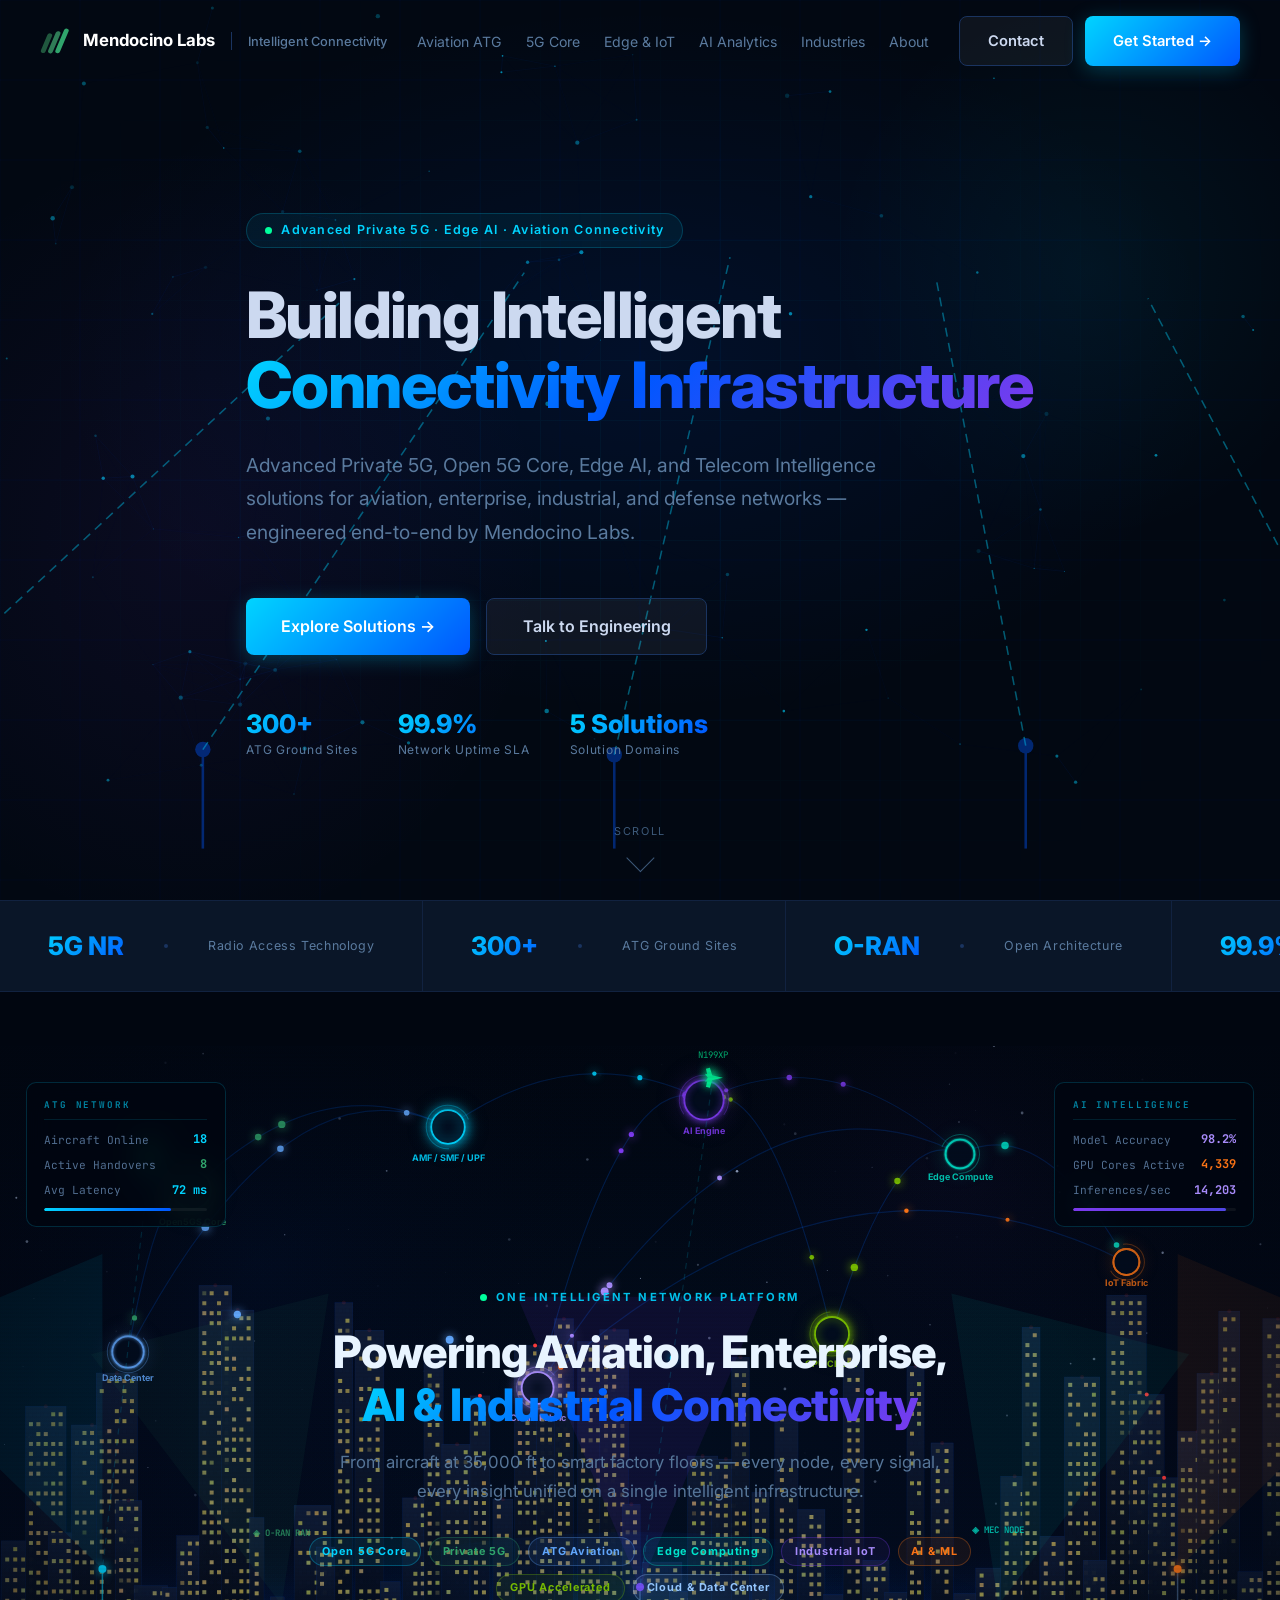
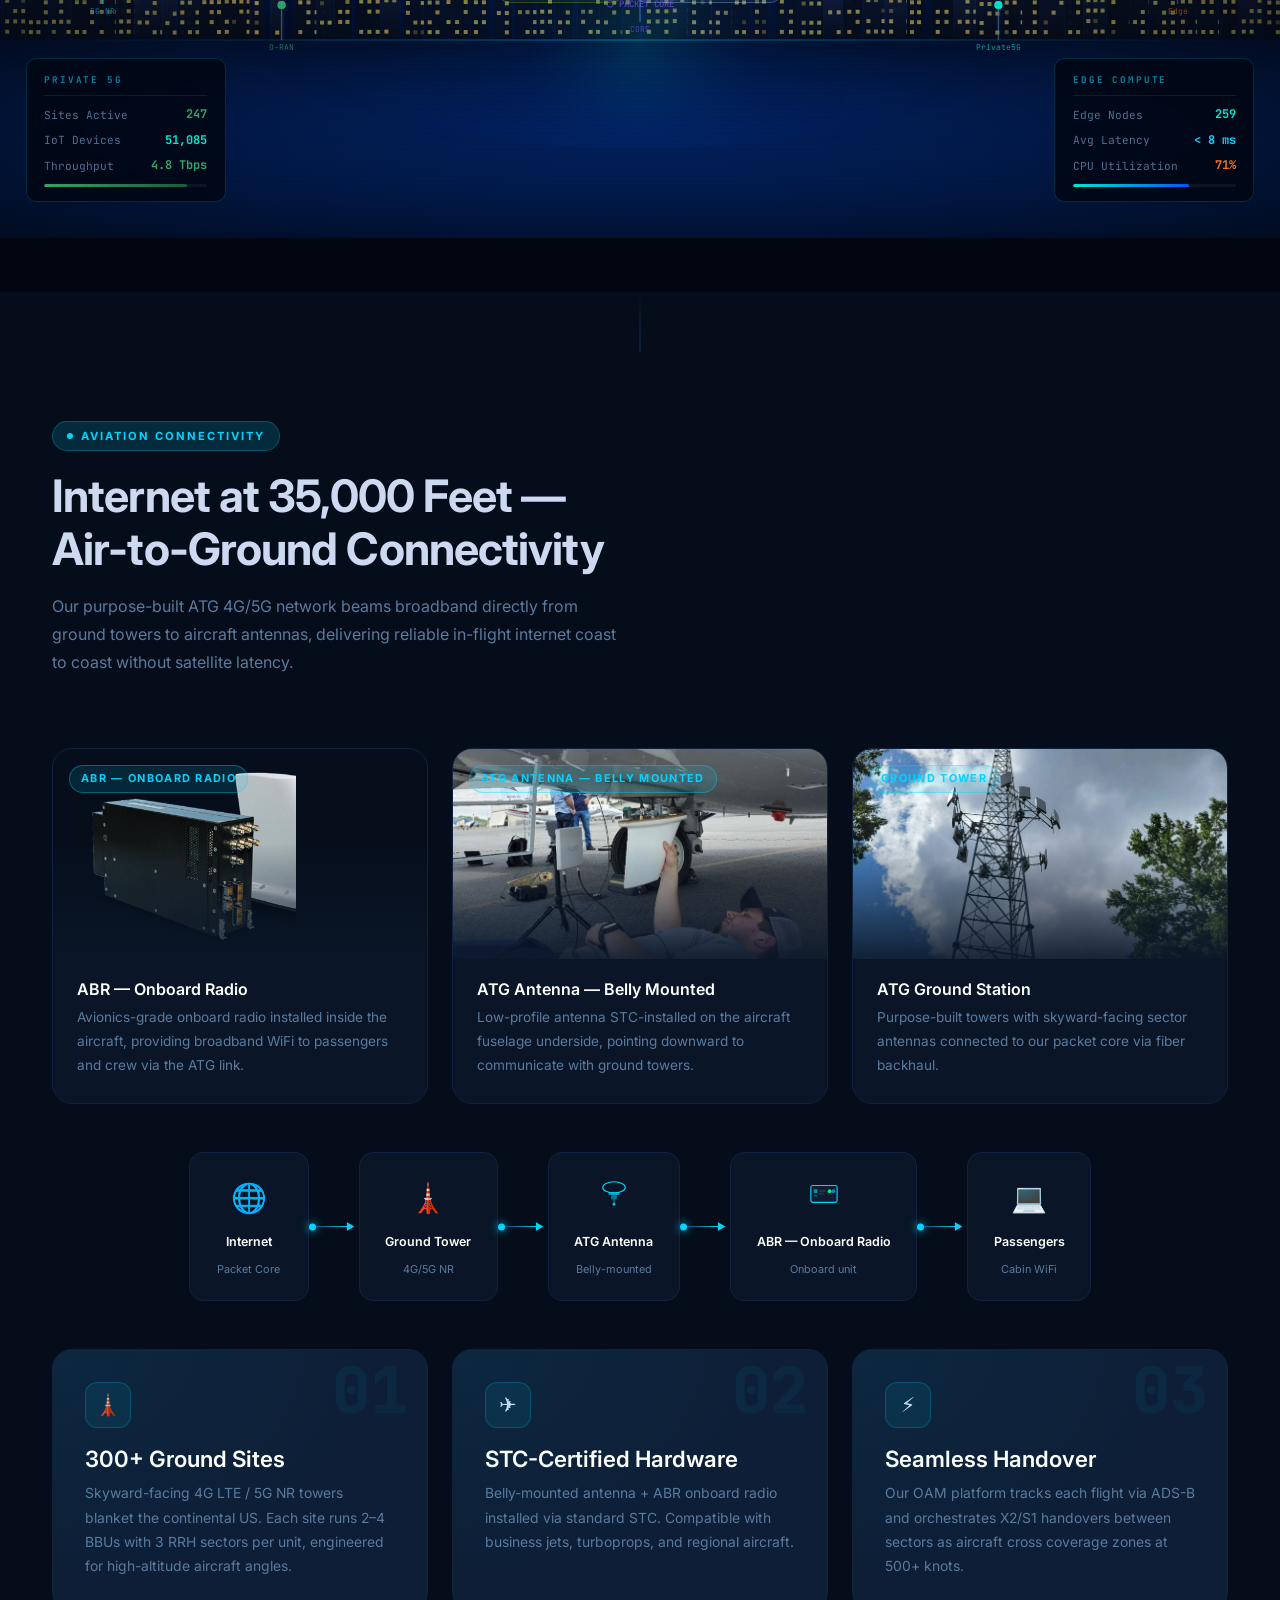
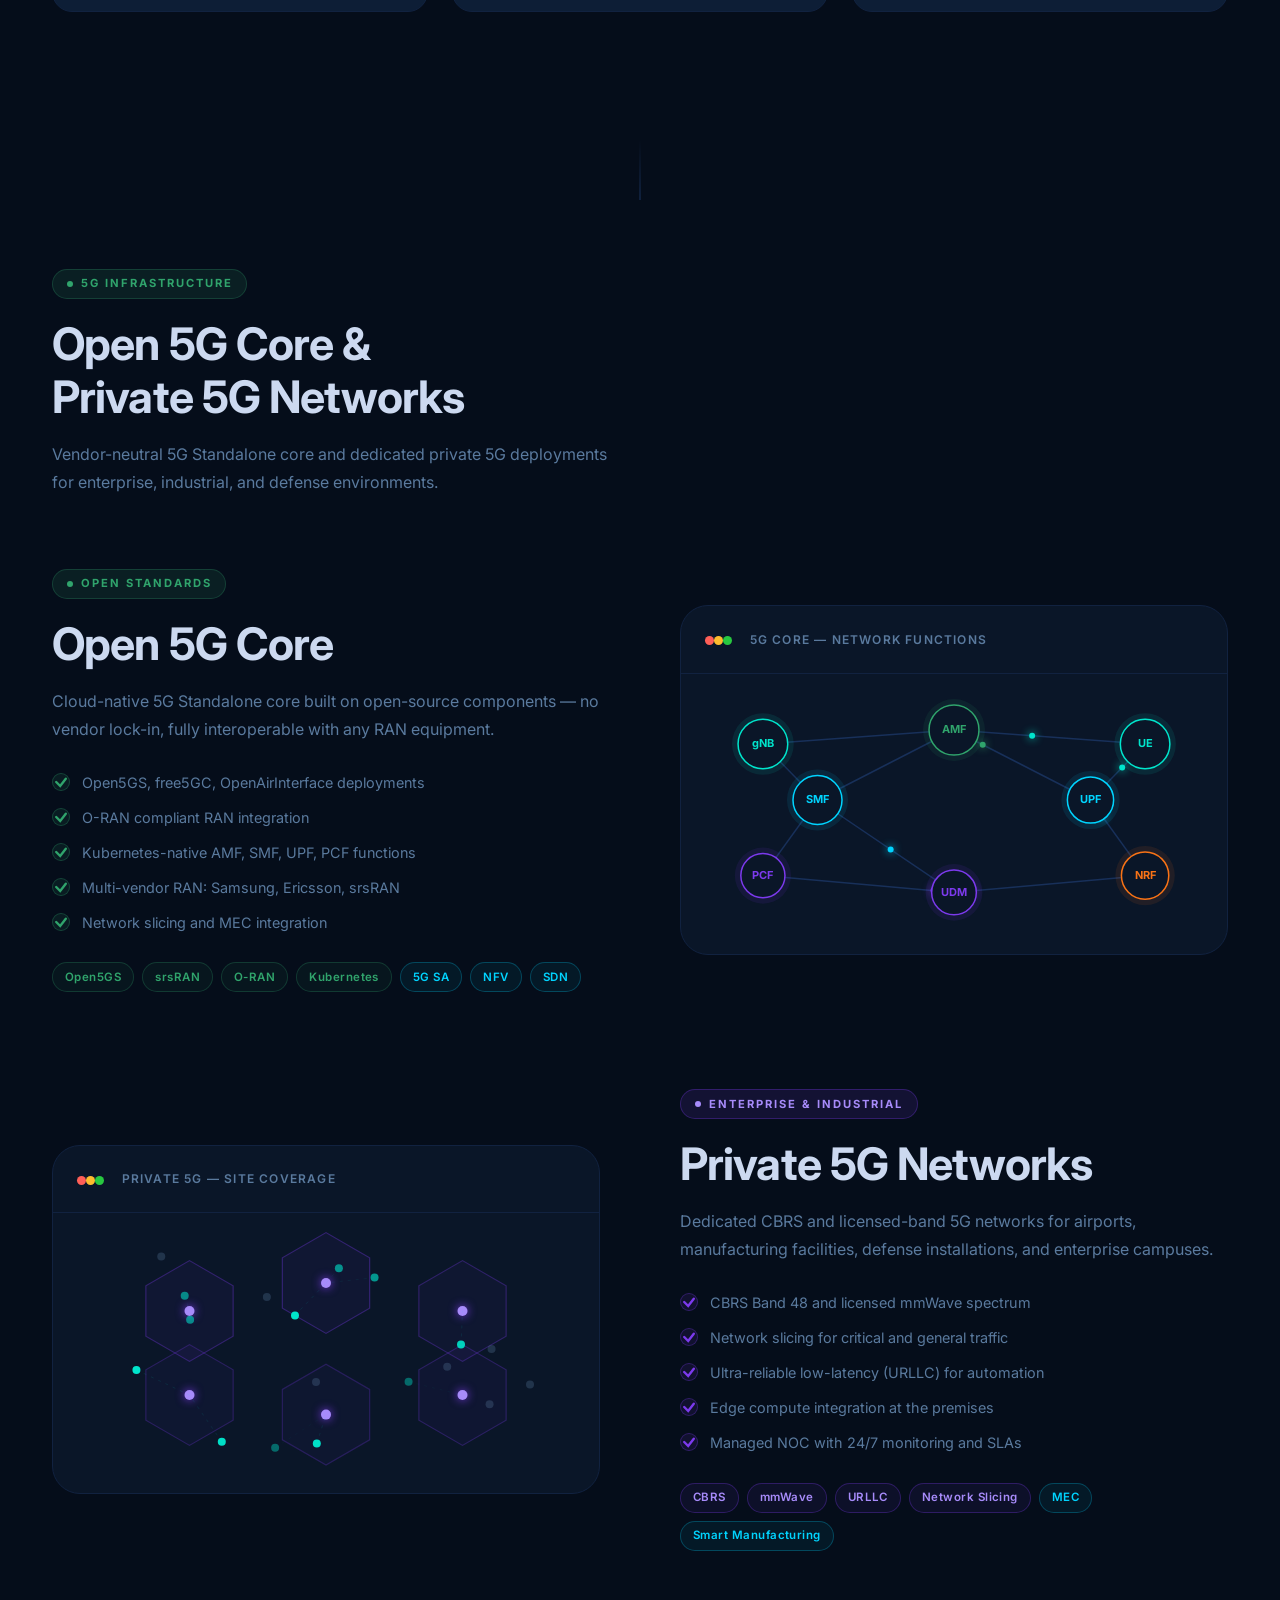
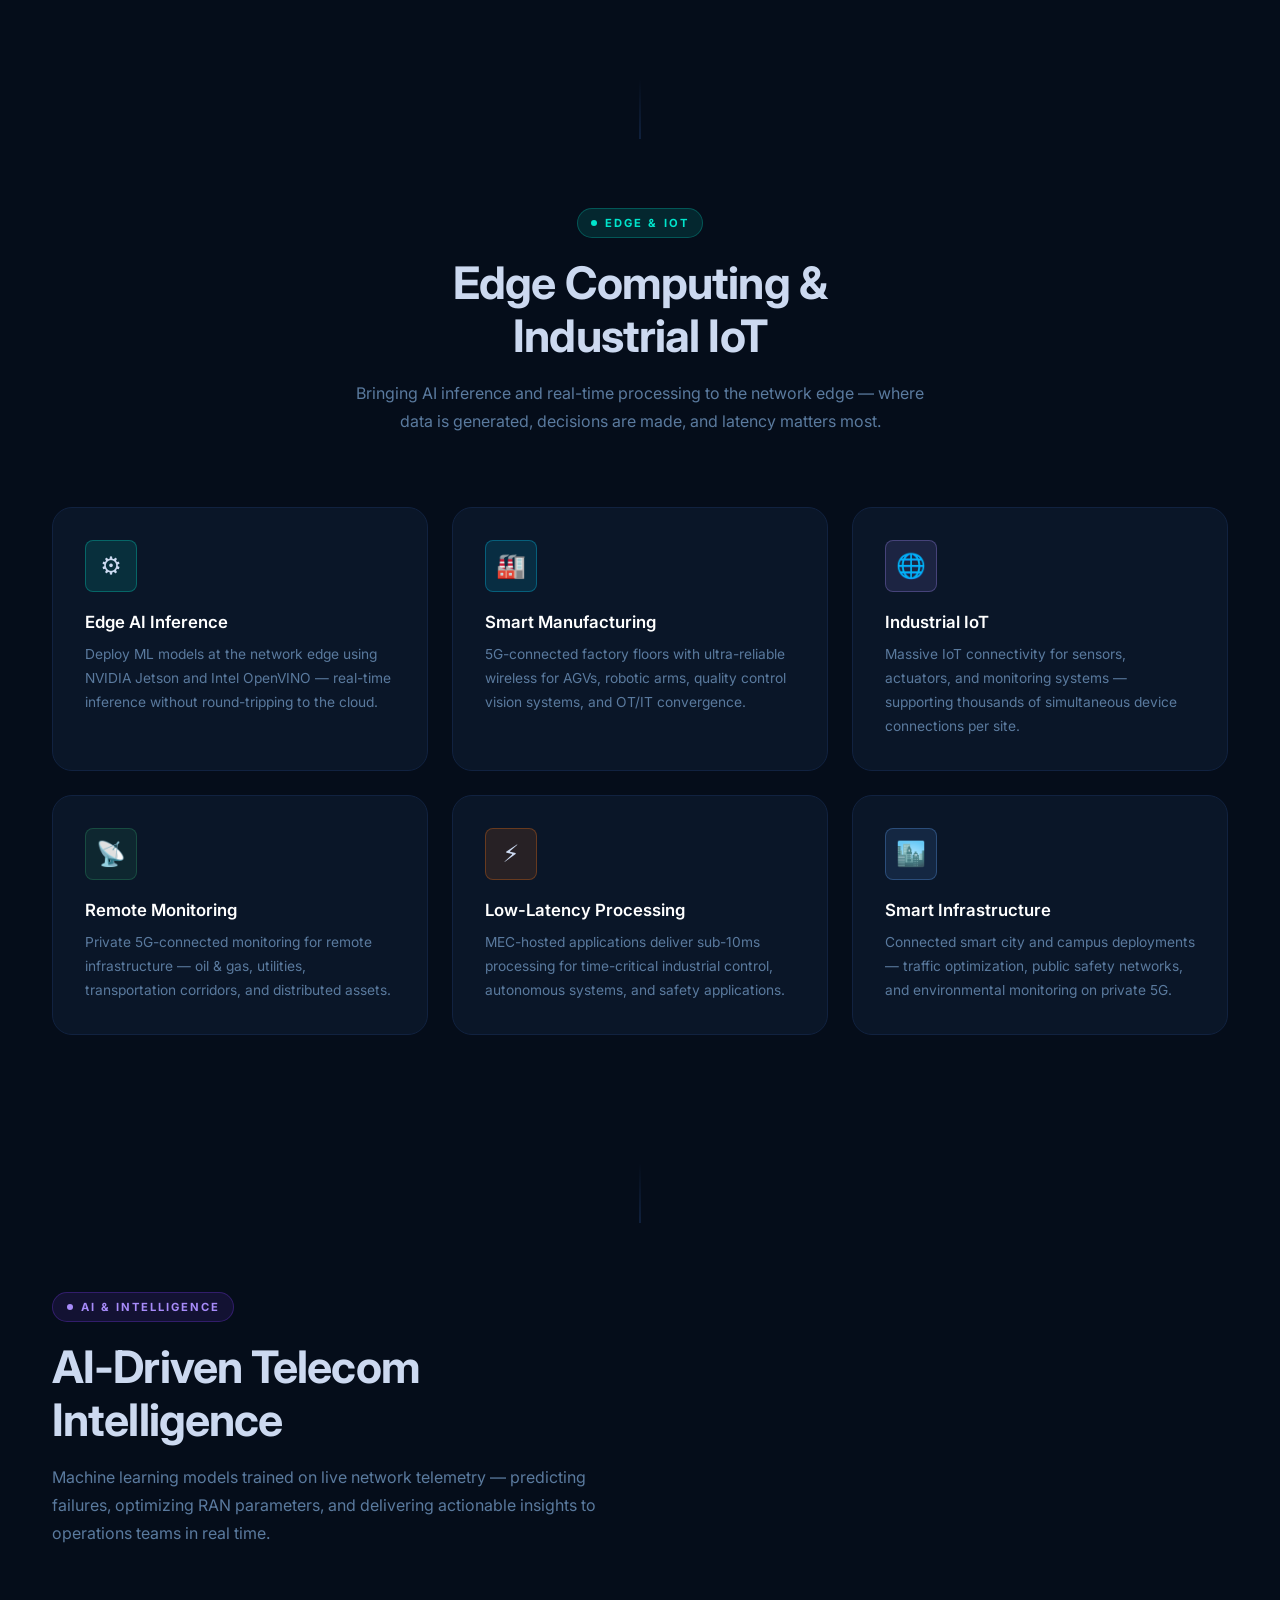
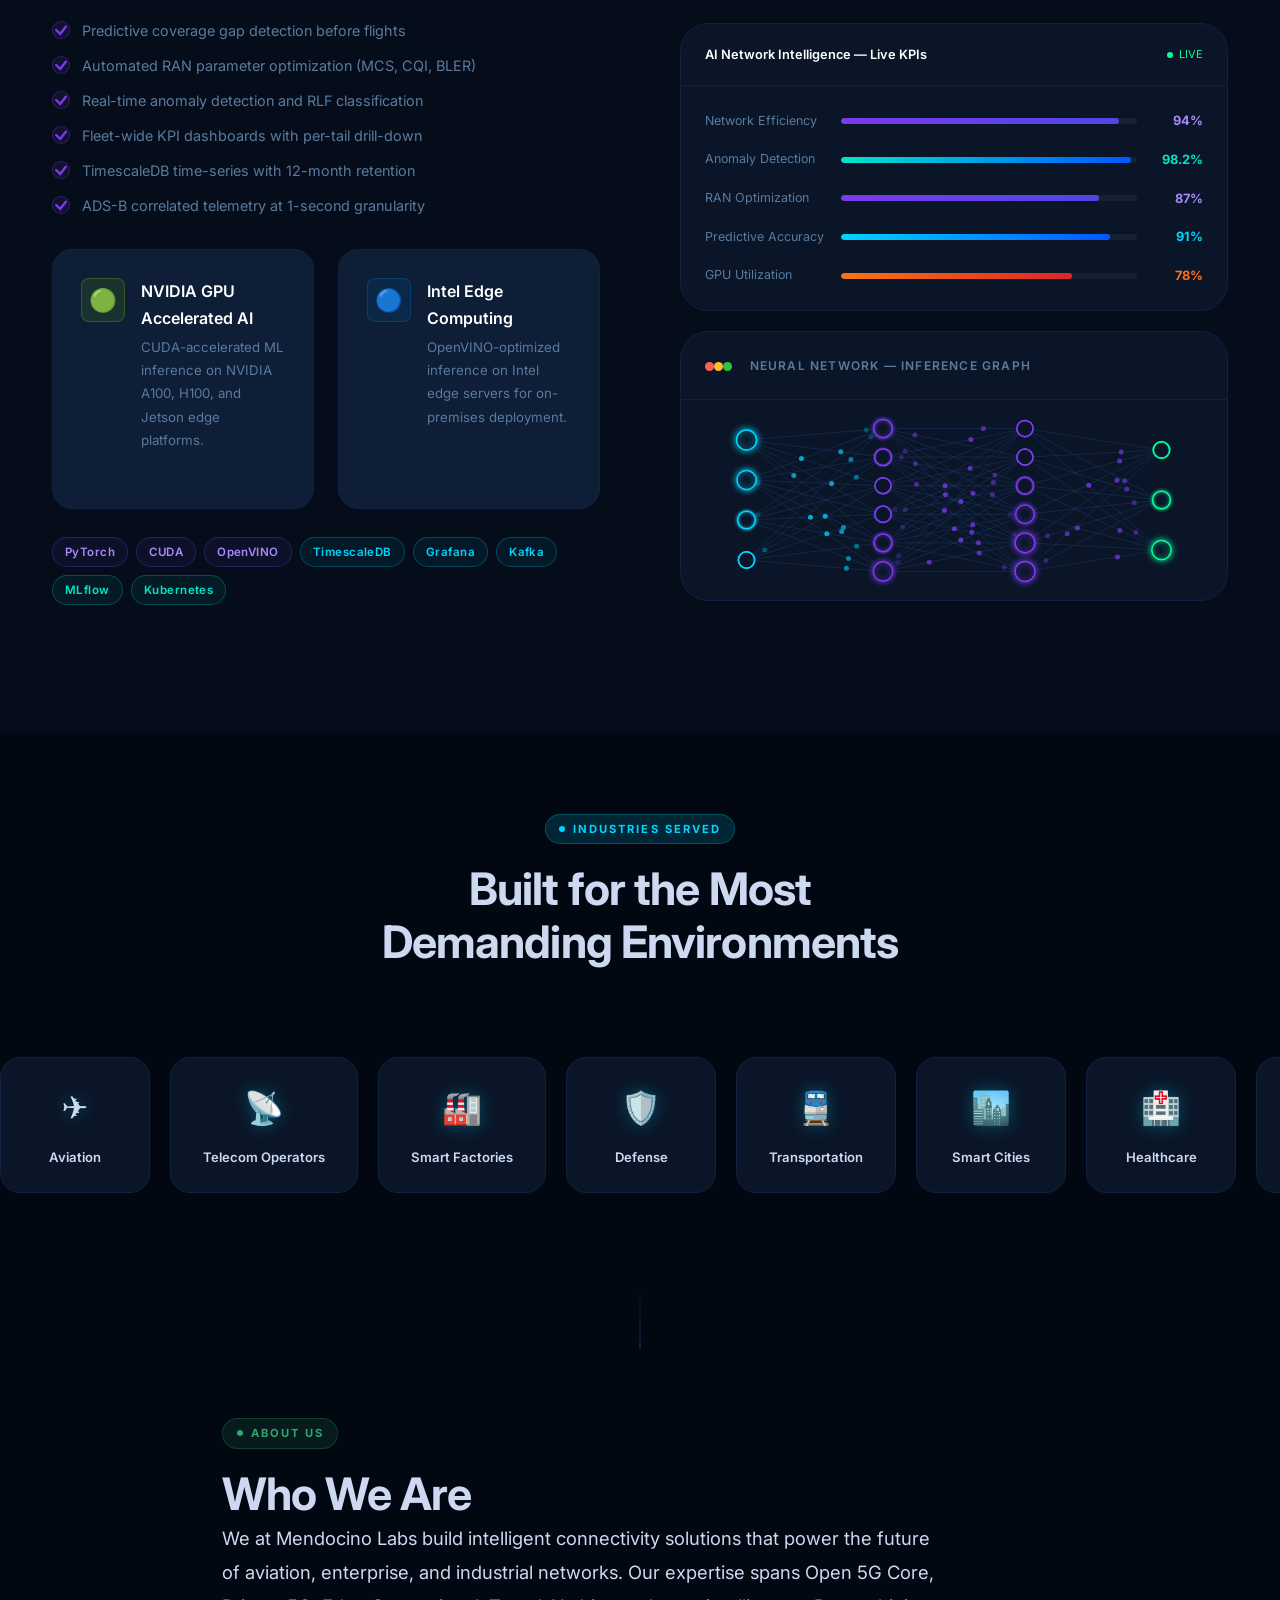
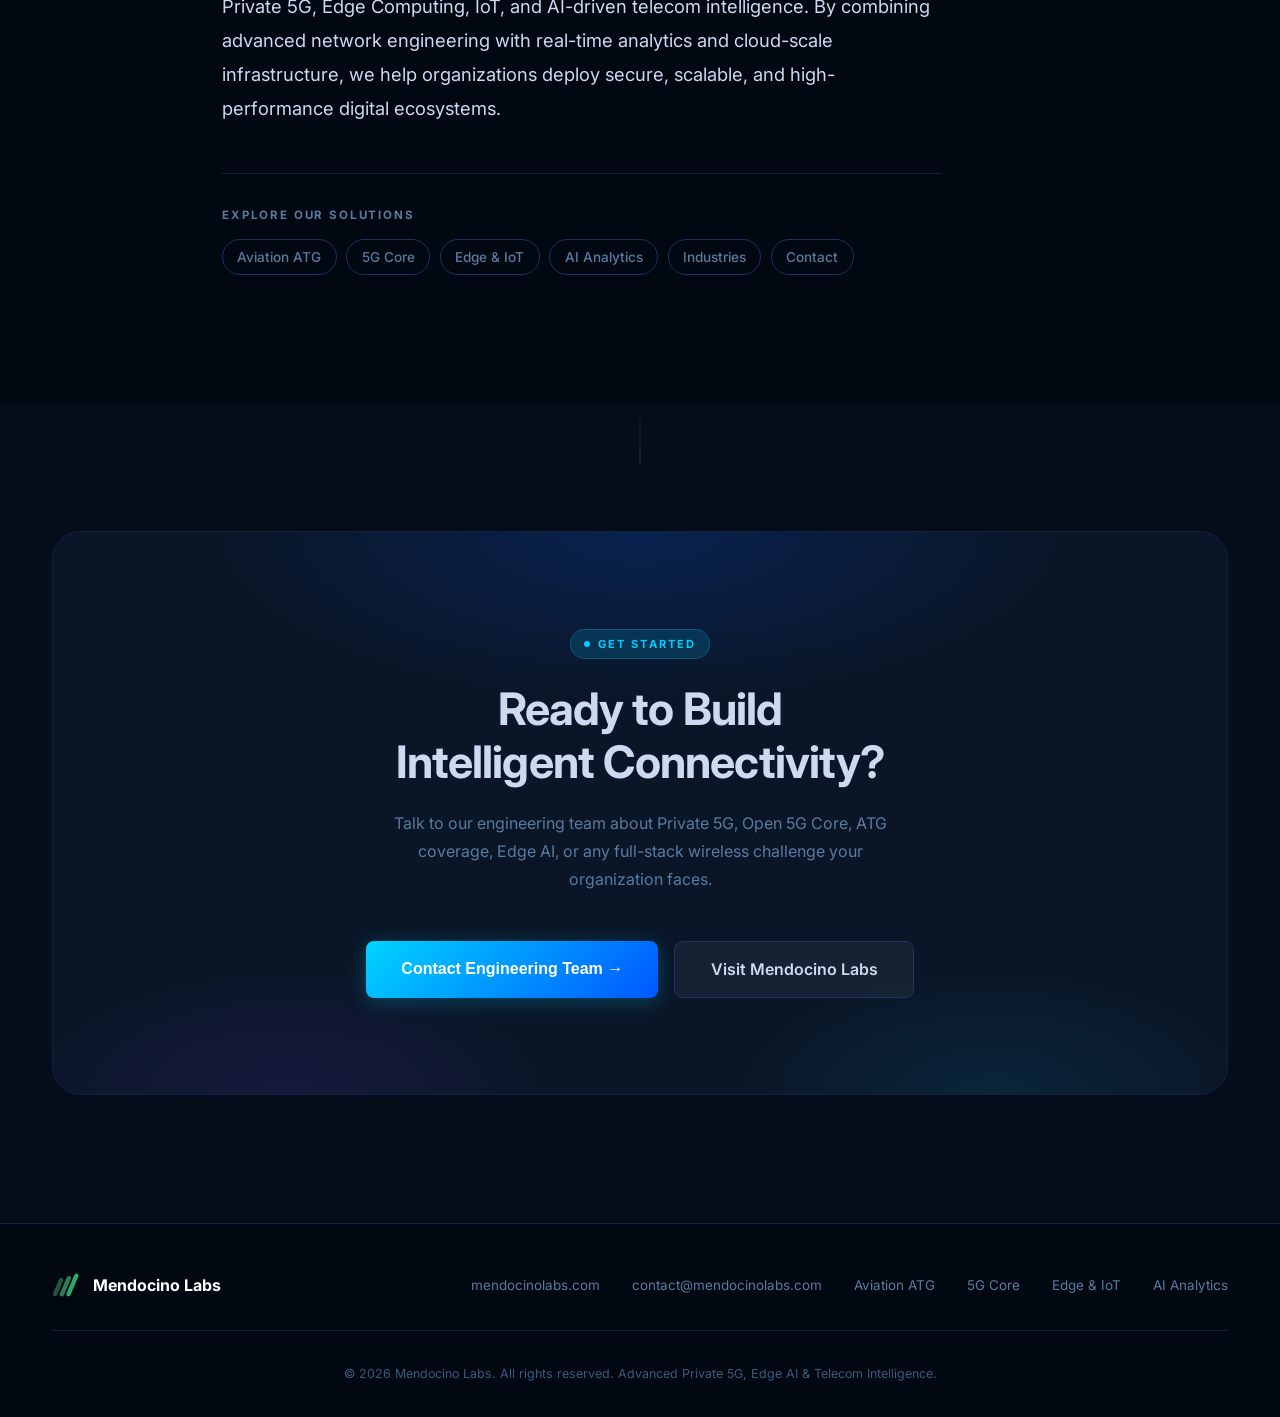
<file: index.html>
<!DOCTYPE html>
<html lang="en">
<head>
  <meta charset="UTF-8"/>
  <meta name="viewport" content="width=device-width, initial-scale=1.0"/>
  <title>Mendocino Labs — Advanced Private 5G, Edge AI & Telecom Intelligence</title>
  <meta name="description" content="AI-powered connectivity and intelligent network solutions — Private 5G, Open 5G Core, Edge Computing, Aviation ATG, and AI/ML Telecom Analytics."/>
  <link rel="icon" href="data:image/svg+xml,<svg xmlns='http://www.w3.org/2000/svg' viewBox='0 0 47 41'><rect width='7.5' height='41.8' rx='3.75' transform='matrix(.954 .299 -.39 .921 39.13 0)' fill='%2330A46C'/><rect width='7.5' height='37.6' rx='3.75' transform='matrix(.954 .299 -.39 .921 26.08 4.09)' fill='%232F7C57'/><rect width='7.5' height='33.4' rx='3.75' transform='matrix(.954 .299 -.39 .921 13.03 7.37)' fill='%2320573E'/></svg>"/>
  <link rel="preconnect" href="https://fonts.googleapis.com"/>
  <link rel="preconnect" href="https://fonts.gstatic.com" crossorigin/>
  <link href="https://fonts.googleapis.com/css2?family=Inter:wght@400;500;600;700;800;900&family=JetBrains+Mono:wght@400;600&display=swap" rel="stylesheet"/>
  <link rel="stylesheet" href="style.css"/>
</head>
<body>

<!-- ══════════ NAV ══════════ -->
<nav id="navbar">
  <div class="nav-logo">
    <svg width="30" height="26" viewBox="0 0 47 41" fill="none" xmlns="http://www.w3.org/2000/svg">
      <rect width="7.49952" height="41.7644" rx="3.74976" transform="matrix(0.954363 0.29865 -0.38984 0.920883 39.1313 0)" fill="#30A46C"/>
      <rect width="7.49952" height="37.5879" rx="3.74976" transform="matrix(0.954363 0.29865 -0.38984 0.920883 26.0781 4.0929)" fill="#2F7C57"/>
      <rect width="7.49952" height="33.4115" rx="3.74976" transform="matrix(0.954363 0.29865 -0.38984 0.920883 13.0254 7.36707)" fill="#20573E"/>
    </svg>
    <span>Mendocino Labs</span>
    <div class="nav-logo-divider"></div>
    <span class="nav-logo-sub">Intelligent Connectivity</span>
  </div>
  <div class="nav-links">
    <a href="#atg">Aviation ATG</a>
    <a href="#core5g">5G Core</a>
    <a href="#edge">Edge &amp; IoT</a>
    <a href="#ai">AI Analytics</a>
    <a href="#industries">Industries</a>
    <a href="#about">About</a>
  </div>
  <div class="nav-cta">
    <a href="#cta" class="btn btn-ghost">Contact</a>
    <a href="#cta" class="btn btn-primary">Get Started &rarr;</a>
  </div>
  <button class="nav-hamburger" id="nav-hamburger" aria-label="Open menu" aria-expanded="false">
    <span></span><span></span><span></span>
  </button>
</nav>

<!-- Mobile drawer -->
<div class="nav-drawer" id="nav-drawer" aria-hidden="true">
  <div class="nav-drawer-links">
    <a href="#atg" class="nav-drawer-link">Aviation ATG</a>
    <a href="#core5g" class="nav-drawer-link">5G Core</a>
    <a href="#edge" class="nav-drawer-link">Edge &amp; IoT</a>
    <a href="#ai" class="nav-drawer-link">AI Analytics</a>
    <a href="#industries" class="nav-drawer-link">Industries</a>
    <a href="#about" class="nav-drawer-link">About</a>
  </div>
  <div class="nav-drawer-cta">
    <a href="#cta" class="btn btn-ghost">Contact</a>
    <a href="#cta" class="btn btn-primary">Get Started &rarr;</a>
  </div>
</div>

<!-- ══════════ HERO ══════════ -->
<section id="hero">
  <canvas id="hero-canvas"></canvas>
  <div class="hero-overlay"></div>
  <div class="hero-grid"></div>

  <svg id="hero-svg" viewBox="0 0 1440 700" preserveAspectRatio="xMidYMid slice">
    <defs>
      <filter id="gf">
        <feGaussianBlur stdDeviation="3" result="b"/>
        <feMerge><feMergeNode in="b"/><feMergeNode in="SourceGraphic"/></feMerge>
      </filter>
    </defs>
    <g opacity="0.4">
      <line x1="120" y1="660" x2="120" y2="580" stroke="#0057ff" stroke-width="2"/>
      <circle cx="120" cy="575" r="6" fill="#0057ff"/>
      <line x1="380" y1="660" x2="380" y2="588" stroke="#0057ff" stroke-width="2"/>
      <circle cx="380" cy="583" r="6" fill="#0057ff"/>
      <line x1="700" y1="660" x2="700" y2="592" stroke="#0057ff" stroke-width="2"/>
      <circle cx="700" cy="587" r="6" fill="#0057ff"/>
      <line x1="1020" y1="660" x2="1020" y2="585" stroke="#0057ff" stroke-width="2"/>
      <circle cx="1020" cy="580" r="6" fill="#0057ff"/>
      <line x1="1300" y1="660" x2="1300" y2="588" stroke="#0057ff" stroke-width="2"/>
      <circle cx="1300" cy="583" r="6" fill="#0057ff"/>
    </g>
    <g id="sig-beams" opacity="0" style="transition:opacity 1.5s ease">
      <line x1="120" y1="575" x2="490" y2="232" stroke="#00d4ff" stroke-width="1.2" stroke-dasharray="7 5" opacity="0.4"/>
      <line x1="380" y1="583" x2="630" y2="212" stroke="#00d4ff" stroke-width="1.2" stroke-dasharray="7 5" opacity="0.4"/>
      <line x1="700" y1="587" x2="790" y2="200" stroke="#00d4ff" stroke-width="1.2" stroke-dasharray="7 5" opacity="0.4"/>
      <line x1="1020" y1="580" x2="950" y2="215" stroke="#00d4ff" stroke-width="1.2" stroke-dasharray="7 5" opacity="0.4"/>
      <line x1="1300" y1="583" x2="1115" y2="232" stroke="#00d4ff" stroke-width="1.2" stroke-dasharray="7 5" opacity="0.4"/>
    </g>
    <path id="trail" fill="none" stroke="#00d4ff" stroke-width="1.5" stroke-dasharray="9 6" opacity="0.25"
      d="M 70 365 C 200 348, 365 272, 515 232 S 778 195, 928 210 S 1165 235, 1400 308"/>
    <circle id="plane-dot" r="9" fill="#00ff9d" filter="url(#gf)"/>
    <circle id="plane-ring" r="9" fill="none" stroke="#00ff9d" stroke-width="1.2" opacity="0"/>
  </svg>

  <div class="container">
    <div class="hero-content">
      <div class="hero-eyebrow">
        <span class="live-dot"></span>
        Advanced Private 5G &middot; Edge AI &middot; Aviation Connectivity
      </div>
      <h1 class="hero-title">
        Building Intelligent
        <span class="line2 g-hero">Connectivity Infrastructure</span>
      </h1>
      <p class="hero-sub">
        Advanced Private 5G, Open 5G Core, Edge AI, and Telecom Intelligence solutions
        for aviation, enterprise, industrial, and defense networks &mdash; engineered
        end-to-end by Mendocino Labs.
      </p>
      <div class="hero-actions">
        <a href="#core5g" class="btn btn-primary btn-lg">Explore Solutions &rarr;</a>
        <a href="#cta" class="btn btn-ghost btn-lg">Talk to Engineering</a>
      </div>
      <div class="hero-stats">
        <div>
          <div class="hstat-val g-cyan" data-target="300" data-suffix="+">0+</div>
          <div class="hstat-label">ATG Ground Sites</div>
        </div>
        <div>
          <div class="hstat-val g-cyan" data-target="99" data-suffix=".9%">0%</div>
          <div class="hstat-label">Network Uptime SLA</div>
        </div>
        <div>
          <div class="hstat-val g-cyan" data-target="5" data-suffix=" Solutions">0</div>
          <div class="hstat-label">Solution Domains</div>
        </div>
      </div>
    </div>
  </div>
  <div class="scroll-hint"><span>scroll</span><div class="scroll-arrow"></div></div>
</section>

<!-- ══════════ STATS MARQUEE ══════════ -->
<div id="stats-bar">
  <div class="stats-track">
    <div class="stat-item"><div class="stat-num">5G NR</div><div class="stat-sep"></div><div class="stat-lbl">Radio Access Technology</div></div>
    <div class="stat-item"><div class="stat-num">300+</div><div class="stat-sep"></div><div class="stat-lbl">ATG Ground Sites</div></div>
    <div class="stat-item"><div class="stat-num">O-RAN</div><div class="stat-sep"></div><div class="stat-lbl">Open Architecture</div></div>
    <div class="stat-item"><div class="stat-num">99.9%</div><div class="stat-sep"></div><div class="stat-lbl">Network Uptime SLA</div></div>
    <div class="stat-item"><div class="stat-num">CBRS</div><div class="stat-sep"></div><div class="stat-lbl">Private 5G Spectrum</div></div>
    <div class="stat-item"><div class="stat-num">&lt;75ms</div><div class="stat-sep"></div><div class="stat-lbl">ATG Latency</div></div>
    <div class="stat-item"><div class="stat-num">Edge AI</div><div class="stat-sep"></div><div class="stat-lbl">NVIDIA + Intel Powered</div></div>
    <div class="stat-item"><div class="stat-num">MEC</div><div class="stat-sep"></div><div class="stat-lbl">Multi-Access Edge Compute</div></div>
    <div class="stat-item"><div class="stat-num">1 sec</div><div class="stat-sep"></div><div class="stat-lbl">Telemetry Granularity</div></div>
    <div class="stat-item"><div class="stat-num">Open5GS</div><div class="stat-sep"></div><div class="stat-lbl">Cloud-Native 5G Core</div></div>
    <div class="stat-item"><div class="stat-num">5G NR</div><div class="stat-sep"></div><div class="stat-lbl">Radio Access Technology</div></div>
    <div class="stat-item"><div class="stat-num">300+</div><div class="stat-sep"></div><div class="stat-lbl">ATG Ground Sites</div></div>
    <div class="stat-item"><div class="stat-num">O-RAN</div><div class="stat-sep"></div><div class="stat-lbl">Open Architecture</div></div>
    <div class="stat-item"><div class="stat-num">99.9%</div><div class="stat-sep"></div><div class="stat-lbl">Network Uptime SLA</div></div>
    <div class="stat-item"><div class="stat-num">CBRS</div><div class="stat-sep"></div><div class="stat-lbl">Private 5G Spectrum</div></div>
    <div class="stat-item"><div class="stat-num">&lt;75ms</div><div class="stat-sep"></div><div class="stat-lbl">ATG Latency</div></div>
    <div class="stat-item"><div class="stat-num">Edge AI</div><div class="stat-sep"></div><div class="stat-lbl">NVIDIA + Intel Powered</div></div>
    <div class="stat-item"><div class="stat-num">MEC</div><div class="stat-sep"></div><div class="stat-lbl">Multi-Access Edge Compute</div></div>
    <div class="stat-item"><div class="stat-num">1 sec</div><div class="stat-sep"></div><div class="stat-lbl">Telemetry Granularity</div></div>
    <div class="stat-item"><div class="stat-num">Open5GS</div><div class="stat-sep"></div><div class="stat-lbl">Cloud-Native 5G Core</div></div>
  </div>
</div>

<!-- ══════════ CINEMATIC ECOSYSTEM ══════════ -->
<section id="cinematic" class="cine-section">
  <!-- Multi-layer canvas stack -->
  <canvas id="cine-bg"      class="cine-layer cine-layer--bg"></canvas>
  <canvas id="cine-city"    class="cine-layer cine-layer--city"></canvas>
  <canvas id="cine-grid"    class="cine-layer cine-layer--grid"></canvas>
  <canvas id="cine-network" class="cine-layer cine-layer--network"></canvas>
  <canvas id="cine-top"     class="cine-layer cine-layer--top"></canvas>

  <!-- Cinematic overlays -->
  <div class="cine-scanlines"></div>
  <div class="cine-vignette"></div>
  <div class="cine-letterbox cine-letterbox--top"></div>
  <div class="cine-letterbox cine-letterbox--bottom"></div>

  <!-- Content overlay -->
  <div class="cine-content">
    <div class="cine-eyebrow">
      <span class="cine-dot"></span>
      One Intelligent Network Platform
    </div>
    <h2 class="cine-title">
      Powering Aviation, Enterprise,<br>
      <span class="cine-title--grad">AI &amp; Industrial Connectivity</span>
    </h2>
    <p class="cine-sub">
      From aircraft at 35,000 ft to smart factory floors — every node,
      every signal, every insight unified on a single intelligent infrastructure.
    </p>

    <!-- Floating solution badges -->
    <div class="cine-badges">
      <span class="cine-badge cine-badge--cyan">Open 5G Core</span>
      <span class="cine-badge cine-badge--green">Private 5G</span>
      <span class="cine-badge cine-badge--blue">ATG Aviation</span>
      <span class="cine-badge cine-badge--teal">Edge Computing</span>
      <span class="cine-badge cine-badge--purple">Industrial IoT</span>
      <span class="cine-badge cine-badge--orange">AI &amp; ML</span>
      <span class="cine-badge cine-badge--nvidia">GPU Accelerated</span>
      <span class="cine-badge cine-badge--cloud">Cloud &amp; Data Center</span>
    </div>
  </div>

  <!-- Live telemetry HUD panels -->
  <div class="cine-hud cine-hud--tl">
    <div class="cine-hud-title">ATG NETWORK</div>
    <div class="cine-hud-row"><span>Aircraft Online</span><span class="cine-hud-val cine-val-cyan" id="hud-aircraft">0</span></div>
    <div class="cine-hud-row"><span>Active Handovers</span><span class="cine-hud-val cine-val-green" id="hud-handovers">0</span></div>
    <div class="cine-hud-row"><span>Avg Latency</span><span class="cine-hud-val cine-val-cyan">72 ms</span></div>
    <div class="cine-hud-bar"><div class="cine-hud-fill cine-fill-cyan" style="width:78%"></div></div>
  </div>

  <div class="cine-hud cine-hud--tr">
    <div class="cine-hud-title">AI INTELLIGENCE</div>
    <div class="cine-hud-row"><span>Model Accuracy</span><span class="cine-hud-val cine-val-purple">98.2%</span></div>
    <div class="cine-hud-row"><span>GPU Cores Active</span><span class="cine-hud-val cine-val-orange" id="hud-gpu">0</span></div>
    <div class="cine-hud-row"><span>Inferences/sec</span><span class="cine-hud-val cine-val-purple" id="hud-inf">0</span></div>
    <div class="cine-hud-bar"><div class="cine-hud-fill cine-fill-purple" style="width:94%"></div></div>
  </div>

  <div class="cine-hud cine-hud--bl">
    <div class="cine-hud-title">PRIVATE 5G</div>
    <div class="cine-hud-row"><span>Sites Active</span><span class="cine-hud-val cine-val-green">247</span></div>
    <div class="cine-hud-row"><span>IoT Devices</span><span class="cine-hud-val cine-val-teal" id="hud-iot">0</span></div>
    <div class="cine-hud-row"><span>Throughput</span><span class="cine-hud-val cine-val-green">4.8 Tbps</span></div>
    <div class="cine-hud-bar"><div class="cine-hud-fill cine-fill-green" style="width:88%"></div></div>
  </div>

  <div class="cine-hud cine-hud--br">
    <div class="cine-hud-title">EDGE COMPUTE</div>
    <div class="cine-hud-row"><span>Edge Nodes</span><span class="cine-hud-val cine-val-teal" id="hud-nodes">0</span></div>
    <div class="cine-hud-row"><span>Avg Latency</span><span class="cine-hud-val cine-val-cyan">&lt; 8 ms</span></div>
    <div class="cine-hud-row"><span>CPU Utilization</span><span class="cine-hud-val cine-val-orange">71%</span></div>
    <div class="cine-hud-bar"><div class="cine-hud-fill cine-fill-teal" style="width:71%"></div></div>
  </div>
</section>

<!-- ══════════ ATG ══════════ -->
<section id="atg" class="section">
  <div class="container">
    <div class="sec-header reveal">
      <span class="label label-cyan"><span class="dot"></span>Aviation Connectivity</span>
      <h2>Internet at 35,000 Feet &mdash;<br>Air-to-Ground Connectivity</h2>
      <p>Our purpose-built ATG 4G/5G network beams broadband directly from ground towers
         to aircraft antennas, delivering reliable in-flight internet coast to coast
         without satellite latency.</p>
    </div>
    <div class="equip-grid">
      <div class="equip-card reveal d1">
        <div class="equip-img abr-crop">
          <span class="equip-badge">ABR &mdash; Onboard Radio</span>
          <img src="content/singleantenna.png" alt="ABR onboard radio unit" loading="lazy"/>
        </div>
        <div class="equip-body">
          <h3>ABR &mdash; Onboard Radio</h3>
          <p>Avionics-grade onboard radio installed inside the aircraft, providing
             broadband WiFi to passengers and crew via the ATG link.</p>
        </div>
      </div>
      <div class="equip-card reveal d2">
        <div class="equip-img">
          <span class="equip-badge">ATG Antenna &mdash; Belly Mounted</span>
          <img src="content/antennainstall.jpg" alt="ATG antenna belly-mounted on aircraft" loading="lazy"/>
        </div>
        <div class="equip-body">
          <h3>ATG Antenna &mdash; Belly Mounted</h3>
          <p>Low-profile antenna STC-installed on the aircraft fuselage underside,
             pointing downward to communicate with ground towers.</p>
        </div>
      </div>
      <div class="equip-card reveal d3">
        <div class="equip-img">
          <span class="equip-badge">Ground Tower</span>
          <img src="content/groundTower.jpg" alt="ATG ground tower" loading="lazy"/>
        </div>
        <div class="equip-body">
          <h3>ATG Ground Station</h3>
          <p>Purpose-built towers with skyward-facing sector antennas connected
             to our packet core via fiber backhaul.</p>
        </div>
      </div>
    </div>

    <!-- Signal flow -->
    <div class="atg-flow reveal d2">
      <div class="flow-node">
        <div class="flow-icon-wrap">🌐</div>
        <div class="flow-node-label">Internet</div>
        <div class="flow-node-sub">Packet Core</div>
      </div>
      <div class="flow-connector"><div class="flow-signal"></div></div>
      <div class="flow-node">
        <div class="flow-icon-wrap">🗼</div>
        <div class="flow-node-label">Ground Tower</div>
        <div class="flow-node-sub">4G/5G NR</div>
      </div>
      <div class="flow-connector"><div class="flow-signal" style="animation-delay:0.6s"></div></div>
      <div class="flow-node">
        <div class="flow-icon-wrap">
          <svg width="30" height="30" viewBox="0 0 32 32" fill="none">
            <ellipse cx="16" cy="10" rx="12" ry="6" fill="#0a1628" stroke="#00d4ff" stroke-width="1.2"/>
            <rect x="10" y="15" width="12" height="3" rx="1.5" fill="#00d4ff" opacity="0.7"/>
            <rect x="13" y="18" width="6" height="5" rx="1" fill="#00d4ff" opacity="0.5"/>
            <line x1="16" y1="23" x2="16" y2="27" stroke="#00d4ff" stroke-width="1.2" opacity="0.6"/>
            <circle cx="16" cy="28" r="1.5" fill="#00d4ff" opacity="0.9"/>
          </svg>
        </div>
        <div class="flow-node-label">ATG Antenna</div>
        <div class="flow-node-sub">Belly-mounted</div>
      </div>
      <div class="flow-connector"><div class="flow-signal" style="animation-delay:1.2s"></div></div>
      <div class="flow-node">
        <div class="flow-icon-wrap">
          <svg width="30" height="30" viewBox="0 0 32 32" fill="none">
            <rect x="2" y="8" width="28" height="18" rx="2" fill="#111c30" stroke="#00d4ff" stroke-width="1.2"/>
            <rect x="5" y="12" width="4" height="4" rx="0.5" fill="#00d4ff" opacity="0.6"/>
            <rect x="5" y="18" width="4" height="2" rx="0.5" fill="#00d4ff" opacity="0.3"/>
            <circle cx="22" cy="14" r="2" fill="#00ff9d" opacity="0.9"/>
            <circle cx="26" cy="14" r="2" fill="#00d4ff" opacity="0.6"/>
            <rect x="11" y="13" width="7" height="1.5" rx="0.5" fill="#00d4ff" opacity="0.3"/>
            <rect x="11" y="16" width="5" height="1.5" rx="0.5" fill="#00d4ff" opacity="0.2"/>
          </svg>
        </div>
        <div class="flow-node-label">ABR &mdash; Onboard Radio</div>
        <div class="flow-node-sub">Onboard unit</div>
      </div>
      <div class="flow-connector"><div class="flow-signal" style="animation-delay:1.8s"></div></div>
      <div class="flow-node">
        <div class="flow-icon-wrap">💻</div>
        <div class="flow-node-label">Passengers</div>
        <div class="flow-node-sub">Cabin WiFi</div>
      </div>
    </div>

    <div class="steps-grid">
      <div class="step-card reveal d1">
        <div class="step-num">01</div>
        <div class="step-icon">🗼</div>
        <h3>300+ Ground Sites</h3>
        <p>Skyward-facing 4G LTE / 5G NR towers blanket the continental US. Each site
           runs 2&ndash;4 BBUs with 3 RRH sectors per unit, engineered for high-altitude aircraft angles.</p>
      </div>
      <div class="step-card reveal d2">
        <div class="step-num">02</div>
        <div class="step-icon">✈️</div>
        <h3>STC-Certified Hardware</h3>
        <p>Belly-mounted antenna + ABR onboard radio installed via standard STC.
           Compatible with business jets, turboprops, and regional aircraft.</p>
      </div>
      <div class="step-card reveal d3">
        <div class="step-num">03</div>
        <div class="step-icon">⚡</div>
        <h3>Seamless Handover</h3>
        <p>Our OAM platform tracks each flight via ADS-B and orchestrates
           X2/S1 handovers between sectors as aircraft cross coverage zones at 500+ knots.</p>
      </div>
    </div>
  </div>
</section>

<!-- ══════════ 5G CORE + PRIVATE 5G ══════════ -->
<section id="core5g" class="section" style="background:var(--bg2)">
  <div class="container">
    <div class="sec-header reveal">
      <span class="label label-green"><span class="dot"></span>5G Infrastructure</span>
      <h2>Open 5G Core &amp;<br>Private 5G Networks</h2>
      <p>Vendor-neutral 5G Standalone core and dedicated private 5G deployments
         for enterprise, industrial, and defense environments.</p>
    </div>
    <div class="two-col" style="margin-bottom:6rem">
      <div class="col-text reveal-l">
        <span class="label label-green"><span class="dot"></span>Open Standards</span>
        <h2>Open 5G Core</h2>
        <p>Cloud-native 5G Standalone core built on open-source components &mdash;
           no vendor lock-in, fully interoperable with any RAN equipment.</p>
        <ul class="bullets" style="margin-bottom:1.75rem">
          <li><span class="bullet-dot bullet-green"></span>Open5GS, free5GC, OpenAirInterface deployments</li>
          <li><span class="bullet-dot bullet-green"></span>O-RAN compliant RAN integration</li>
          <li><span class="bullet-dot bullet-green"></span>Kubernetes-native AMF, SMF, UPF, PCF functions</li>
          <li><span class="bullet-dot bullet-green"></span>Multi-vendor RAN: Samsung, Ericsson, srsRAN</li>
          <li><span class="bullet-dot bullet-green"></span>Network slicing and MEC integration</li>
        </ul>
        <div class="tech-tags">
          <span class="tag tag-green">Open5GS</span><span class="tag tag-green">srsRAN</span>
          <span class="tag tag-green">O-RAN</span><span class="tag tag-green">Kubernetes</span>
          <span class="tag tag-cyan">5G SA</span><span class="tag tag-cyan">NFV</span><span class="tag tag-cyan">SDN</span>
        </div>
      </div>
      <div class="col-visual reveal-r">
        <div class="vis-card">
          <div class="vis-card-header">
            <div class="vis-card-dots"><span></span><span></span><span></span></div>
            <span class="vis-card-title">5G Core &mdash; Network Functions</span>
          </div>
          <div class="vis-canvas-wrap"><canvas id="core-canvas"></canvas></div>
        </div>
      </div>
    </div>
    <div class="two-col reverse">
      <div class="col-text reveal-r">
        <span class="label label-purple"><span class="dot"></span>Enterprise &amp; Industrial</span>
        <h2>Private 5G Networks</h2>
        <p>Dedicated CBRS and licensed-band 5G networks for airports, manufacturing
           facilities, defense installations, and enterprise campuses.</p>
        <ul class="bullets" style="margin-bottom:1.75rem">
          <li><span class="bullet-dot bullet-purple"></span>CBRS Band 48 and licensed mmWave spectrum</li>
          <li><span class="bullet-dot bullet-purple"></span>Network slicing for critical and general traffic</li>
          <li><span class="bullet-dot bullet-purple"></span>Ultra-reliable low-latency (URLLC) for automation</li>
          <li><span class="bullet-dot bullet-purple"></span>Edge compute integration at the premises</li>
          <li><span class="bullet-dot bullet-purple"></span>Managed NOC with 24/7 monitoring and SLAs</li>
        </ul>
        <div class="tech-tags">
          <span class="tag tag-purple">CBRS</span><span class="tag tag-purple">mmWave</span>
          <span class="tag tag-purple">URLLC</span><span class="tag tag-purple">Network Slicing</span>
          <span class="tag tag-cyan">MEC</span><span class="tag tag-cyan">Smart Manufacturing</span>
        </div>
      </div>
      <div class="col-visual reveal-l">
        <div class="vis-card">
          <div class="vis-card-header">
            <div class="vis-card-dots"><span></span><span></span><span></span></div>
            <span class="vis-card-title">Private 5G &mdash; Site Coverage</span>
          </div>
          <div class="vis-canvas-wrap"><canvas id="private5g-canvas"></canvas></div>
        </div>
      </div>
    </div>
  </div>
</section>

<!-- ══════════ EDGE + IoT ══════════ -->
<section id="edge" class="section">
  <div class="container">
    <div class="sec-header center reveal">
      <span class="label label-teal"><span class="dot"></span>Edge &amp; IoT</span>
      <h2>Edge Computing &amp;<br>Industrial IoT</h2>
      <p>Bringing AI inference and real-time processing to the network edge &mdash;
         where data is generated, decisions are made, and latency matters most.</p>
    </div>
    <div class="edge-grid">
      <div class="edge-card ec-teal reveal d1">
        <div class="edge-card-icon">⚙️</div>
        <h3>Edge AI Inference</h3>
        <p>Deploy ML models at the network edge using NVIDIA Jetson and Intel
           OpenVINO &mdash; real-time inference without round-tripping to the cloud.</p>
      </div>
      <div class="edge-card ec-cyan reveal d2">
        <div class="edge-card-icon">🏭</div>
        <h3>Smart Manufacturing</h3>
        <p>5G-connected factory floors with ultra-reliable wireless for AGVs,
           robotic arms, quality control vision systems, and OT/IT convergence.</p>
      </div>
      <div class="edge-card ec-purple reveal d3">
        <div class="edge-card-icon">🌐</div>
        <h3>Industrial IoT</h3>
        <p>Massive IoT connectivity for sensors, actuators, and monitoring
           systems &mdash; supporting thousands of simultaneous device connections per site.</p>
      </div>
      <div class="edge-card ec-green reveal d1">
        <div class="edge-card-icon">📡</div>
        <h3>Remote Monitoring</h3>
        <p>Private 5G-connected monitoring for remote infrastructure &mdash; oil &amp; gas,
           utilities, transportation corridors, and distributed assets.</p>
      </div>
      <div class="edge-card ec-orange reveal d2">
        <div class="edge-card-icon">⚡</div>
        <h3>Low-Latency Processing</h3>
        <p>MEC-hosted applications deliver sub-10ms processing for time-critical
           industrial control, autonomous systems, and safety applications.</p>
      </div>
      <div class="edge-card ec-blue reveal d3">
        <div class="edge-card-icon">🏙️</div>
        <h3>Smart Infrastructure</h3>
        <p>Connected smart city and campus deployments &mdash; traffic optimization,
           public safety networks, and environmental monitoring on private 5G.</p>
      </div>
    </div>
  </div>
</section>

<!-- ══════════ AI / ML ══════════ -->
<section id="ai" class="section" style="background:var(--bg2)">
  <div class="container">
    <div class="sec-header reveal">
      <span class="label label-purple"><span class="dot"></span>AI &amp; Intelligence</span>
      <h2>AI-Driven Telecom<br>Intelligence</h2>
      <p>Machine learning models trained on live network telemetry &mdash; predicting
         failures, optimizing RAN parameters, and delivering actionable
         insights to operations teams in real time.</p>
    </div>
    <div class="two-col">
      <div class="col-text reveal-l">
        <ul class="bullets" style="margin-bottom:2rem">
          <li><span class="bullet-dot bullet-purple"></span>Predictive coverage gap detection before flights</li>
          <li><span class="bullet-dot bullet-purple"></span>Automated RAN parameter optimization (MCS, CQI, BLER)</li>
          <li><span class="bullet-dot bullet-purple"></span>Real-time anomaly detection and RLF classification</li>
          <li><span class="bullet-dot bullet-purple"></span>Fleet-wide KPI dashboards with per-tail drill-down</li>
          <li><span class="bullet-dot bullet-purple"></span>TimescaleDB time-series with 12-month retention</li>
          <li><span class="bullet-dot bullet-purple"></span>ADS-B correlated telemetry at 1-second granularity</li>
        </ul>
        <div class="ai-platform-grid">
          <div class="ai-platform-card reveal-l d1">
            <div class="ai-platform-logo" style="background:rgba(118,185,0,0.12);border:1px solid rgba(118,185,0,0.3);font-size:1.4rem">🟢</div>
            <div>
              <h4>NVIDIA GPU Accelerated AI</h4>
              <p>CUDA-accelerated ML inference on NVIDIA A100, H100, and Jetson edge platforms.</p>
            </div>
          </div>
          <div class="ai-platform-card reveal-l d2">
            <div class="ai-platform-logo" style="background:rgba(0,113,197,0.12);border:1px solid rgba(0,113,197,0.3);font-size:1.4rem">🔵</div>
            <div>
              <h4>Intel Edge Computing</h4>
              <p>OpenVINO-optimized inference on Intel edge servers for on-premises deployment.</p>
            </div>
          </div>
        </div>
        <div class="tech-tags" style="margin-top:1.75rem">
          <span class="tag tag-purple">PyTorch</span><span class="tag tag-purple">CUDA</span>
          <span class="tag tag-purple">OpenVINO</span><span class="tag tag-cyan">TimescaleDB</span>
          <span class="tag tag-cyan">Grafana</span><span class="tag tag-cyan">Kafka</span>
          <span class="tag tag-teal">MLflow</span><span class="tag tag-teal">Kubernetes</span>
        </div>
      </div>
      <div class="col-visual reveal-r">
        <div class="kpi-card" style="margin-bottom:1.25rem">
          <div class="kpi-header">
            <span class="kpi-header-title">AI Network Intelligence &mdash; Live KPIs</span>
            <span class="kpi-live">LIVE</span>
          </div>
          <div class="kpi-body">
            <div class="kpi-row"><span class="kpi-label">Network Efficiency</span><div class="kpi-bar-bg"><div class="kpi-bar" style="width:94%;background:linear-gradient(90deg,#7c3aed,#4f46e5)"></div></div><span class="kpi-val" style="color:#a78bfa">94%</span></div>
            <div class="kpi-row"><span class="kpi-label">Anomaly Detection</span><div class="kpi-bar-bg"><div class="kpi-bar" style="width:98%;animation-delay:.15s;background:linear-gradient(90deg,#00e5cc,#0057ff)"></div></div><span class="kpi-val" style="color:#00e5cc">98.2%</span></div>
            <div class="kpi-row"><span class="kpi-label">RAN Optimization</span><div class="kpi-bar-bg"><div class="kpi-bar" style="width:87%;animation-delay:.3s;background:linear-gradient(90deg,#7c3aed,#4f46e5)"></div></div><span class="kpi-val" style="color:#a78bfa">87%</span></div>
            <div class="kpi-row"><span class="kpi-label">Predictive Accuracy</span><div class="kpi-bar-bg"><div class="kpi-bar" style="width:91%;animation-delay:.45s;background:linear-gradient(90deg,#00d4ff,#0057ff)"></div></div><span class="kpi-val" style="color:#00d4ff">91%</span></div>
            <div class="kpi-row" style="margin-bottom:0"><span class="kpi-label">GPU Utilization</span><div class="kpi-bar-bg"><div class="kpi-bar" style="width:78%;animation-delay:.6s;background:linear-gradient(90deg,#f97316,#dc2626)"></div></div><span class="kpi-val" style="color:#f97316">78%</span></div>
          </div>
        </div>
        <div class="vis-card">
          <div class="vis-card-header">
            <div class="vis-card-dots"><span></span><span></span><span></span></div>
            <span class="vis-card-title">Neural Network &mdash; Inference Graph</span>
          </div>
          <div class="vis-canvas-wrap" style="height:200px"><canvas id="ai-canvas"></canvas></div>
        </div>
      </div>
    </div>
  </div>
</section>

<!-- ══════════ INDUSTRIES ══════════ -->
<section id="industries" class="section-sm" style="background:var(--bg)">
  <div class="container">
    <div class="sec-header center reveal">
      <span class="label label-cyan"><span class="dot"></span>Industries Served</span>
      <h2>Built for the Most<br>Demanding Environments</h2>
    </div>
  </div>
  <div class="ind-track-wrap">
    <div class="ind-track">
      <div class="ind-card"><div class="ind-icon">✈️</div><div class="ind-name">Aviation</div></div>
      <div class="ind-card"><div class="ind-icon">📡</div><div class="ind-name">Telecom Operators</div></div>
      <div class="ind-card"><div class="ind-icon">🏭</div><div class="ind-name">Smart Factories</div></div>
      <div class="ind-card"><div class="ind-icon">🛡️</div><div class="ind-name">Defense</div></div>
      <div class="ind-card"><div class="ind-icon">🚆</div><div class="ind-name">Transportation</div></div>
      <div class="ind-card"><div class="ind-icon">🏙️</div><div class="ind-name">Smart Cities</div></div>
      <div class="ind-card"><div class="ind-icon">🏥</div><div class="ind-name">Healthcare</div></div>
      <div class="ind-card"><div class="ind-icon">⚡</div><div class="ind-name">Energy &amp; Utilities</div></div>
      <div class="ind-card"><div class="ind-icon">🏗️</div><div class="ind-name">Construction</div></div>
      <div class="ind-card"><div class="ind-icon">🌊</div><div class="ind-name">Maritime</div></div>
      <div class="ind-card"><div class="ind-icon">✈️</div><div class="ind-name">Aviation</div></div>
      <div class="ind-card"><div class="ind-icon">📡</div><div class="ind-name">Telecom Operators</div></div>
      <div class="ind-card"><div class="ind-icon">🏭</div><div class="ind-name">Smart Factories</div></div>
      <div class="ind-card"><div class="ind-icon">🛡️</div><div class="ind-name">Defense</div></div>
      <div class="ind-card"><div class="ind-icon">🚆</div><div class="ind-name">Transportation</div></div>
      <div class="ind-card"><div class="ind-icon">🏙️</div><div class="ind-name">Smart Cities</div></div>
      <div class="ind-card"><div class="ind-icon">🏥</div><div class="ind-name">Healthcare</div></div>
      <div class="ind-card"><div class="ind-icon">⚡</div><div class="ind-name">Energy &amp; Utilities</div></div>
      <div class="ind-card"><div class="ind-icon">🏗️</div><div class="ind-name">Construction</div></div>
      <div class="ind-card"><div class="ind-icon">🌊</div><div class="ind-name">Maritime</div></div>
    </div>
  </div>
</section>

<!-- ══════════ CTA ══════════ -->
<!-- ══════════ ABOUT ══════════ -->
<section id="about" class="section" style="background:var(--bg)">
  <div class="container-sm">
    <div class="about-inner reveal">
      <span class="label label-green"><span class="dot"></span>About Us</span>
      <h2>Who We Are</h2>
      <p class="about-body">
        We at Mendocino Labs build intelligent connectivity solutions that power the future of aviation,
        enterprise, and industrial networks. Our expertise spans Open 5G Core, Private 5G, Edge Computing,
        IoT, and AI-driven telecom intelligence. By combining advanced network engineering with real-time
        analytics and cloud-scale infrastructure, we help organizations deploy secure, scalable, and
        high-performance digital ecosystems.
      </p>
      <div class="about-nav">
        <span class="about-nav-label">Explore our solutions</span>
        <div class="about-nav-links">
          <a href="#atg">Aviation ATG</a>
          <a href="#core5g">5G Core</a>
          <a href="#edge">Edge &amp; IoT</a>
          <a href="#ai">AI Analytics</a>
          <a href="#industries">Industries</a>
          <a href="#cta">Contact</a>
        </div>
      </div>
    </div>
  </div>
</section>

<section id="cta" class="section" style="background:var(--bg2)">
  <div class="container">
    <div class="cta-wrap reveal">
      <div class="cta-bg-glow"></div>
      <span class="label label-cyan" style="display:inline-flex;margin-bottom:1.5rem"><span class="dot"></span>Get Started</span>
      <h2>Ready to Build<br>Intelligent Connectivity?</h2>
      <p>Talk to our engineering team about Private 5G, Open 5G Core, ATG coverage,
         Edge AI, or any full-stack wireless challenge your organization faces.</p>
      <div class="cta-actions">
        <button onclick="openContactModal()" class="btn btn-primary btn-lg">Contact Engineering Team &rarr;</button>
        <a href="https://www.mendocinolabs.com" target="_blank" class="btn btn-ghost btn-lg">Visit Mendocino Labs</a>
      </div>
    </div>
  </div>
</section>

<!-- ══════════ FOOTER ══════════ -->
<footer>
  <div class="container">
    <div class="footer-inner">
      <div class="footer-logo">
        <svg width="28" height="24" viewBox="0 0 47 41" fill="none" xmlns="http://www.w3.org/2000/svg">
          <rect width="7.49952" height="41.7644" rx="3.74976" transform="matrix(0.954363 0.29865 -0.38984 0.920883 39.1313 0)" fill="#30A46C"/>
          <rect width="7.49952" height="37.5879" rx="3.74976" transform="matrix(0.954363 0.29865 -0.38984 0.920883 26.0781 4.0929)" fill="#2F7C57"/>
          <rect width="7.49952" height="33.4115" rx="3.74976" transform="matrix(0.954363 0.29865 -0.38984 0.920883 13.0254 7.36707)" fill="#20573E"/>
        </svg>
        <span>Mendocino Labs</span>
      </div>
      <div class="footer-links">
        <a href="https://www.mendocinolabs.com">mendocinolabs.com</a>
        <a href="mailto:contact@mendocinolabs.com">contact@mendocinolabs.com</a>
        <a href="#atg">Aviation ATG</a>
        <a href="#core5g">5G Core</a>
        <a href="#edge">Edge &amp; IoT</a>
        <a href="#ai">AI Analytics</a>
      </div>
    </div>
    <p class="footer-copy">&copy; 2026 Mendocino Labs. All rights reserved. Advanced Private 5G, Edge AI &amp; Telecom Intelligence.</p>
  </div>
</footer>

<!-- ══════════ CONTACT MODAL ══════════ -->
<div id="contact-modal" class="cmodal-overlay" role="dialog" aria-modal="true" aria-labelledby="cmodal-title" aria-hidden="true">
  <div class="cmodal-box">
    <button class="cmodal-close" onclick="closeContactModal()" aria-label="Close">&times;</button>
    <h3 id="cmodal-title">Contact Engineering Team</h3>
    <p class="cmodal-sub">We'll get back to you within one business day.</p>
    <form id="contact-form" onsubmit="submitContactForm(event)" novalidate>
      <div class="cmodal-row">
        <div class="cmodal-field">
          <label for="cm-name">Name</label>
          <input type="text" id="cm-name" placeholder="Your name" required autocomplete="name">
        </div>
        <div class="cmodal-field">
          <label for="cm-email">Email</label>
          <input type="email" id="cm-email" placeholder="you@example.com" required autocomplete="email">
        </div>
      </div>
      <div class="cmodal-field">
        <label>Select Subject</label>
        <div class="cmodal-radio-group">
          <label class="cmodal-radio"><input type="radio" name="cm-subject" value="General Inquiry" checked><span>General Inquiry</span></label>
          <label class="cmodal-radio"><input type="radio" name="cm-subject" value="Interested in Products"><span>Interested in Products</span></label>
          <label class="cmodal-radio"><input type="radio" name="cm-subject" value="Feedback"><span>Feedback</span></label>
          <label class="cmodal-radio"><input type="radio" name="cm-subject" value="Investment Inquiry"><span>Investment Inquiry</span></label>
        </div>
      </div>
      <div class="cmodal-field">
        <label for="cm-message">Message</label>
        <textarea id="cm-message" rows="4" placeholder="Write your message…" required></textarea>
      </div>
      <div class="cmodal-actions">
        <button type="button" class="btn btn-ghost" onclick="closeContactModal()">Cancel</button>
        <button type="submit" class="btn btn-primary">Send Message &rarr;</button>
      </div>
    </form>
  </div>
</div>

<script src="main.js"></script>
</body>
</html>
</file>
<file: style.css>
/* ═══════════════════════════════════════════════════════
   MENDOCINO LABS — style.css
   Dark futuristic telecom + AI design system
═══════════════════════════════════════════════════════ */

/* ── Reset ── */
*, *::before, *::after { box-sizing: border-box; margin: 0; padding: 0; }

/* ── Design tokens ── */
:root {
  --bg:        #020812;
  --bg2:       #050d1a;
  --bg3:       #070f20;
  --surface:   #0a1628;
  --surface2:  #0d1e36;
  --border:    #112240;
  --border2:   #1a3460;

  --cyan:      #00d4ff;
  --cyan-dim:  rgba(0,212,255,0.15);
  --blue:      #0057ff;
  --blue-dim:  rgba(0,87,255,0.12);
  --green:     #30A46C;
  --green-dim: rgba(48,164,108,0.12);
  --purple:    #7c3aed;
  --purple-dim:rgba(124,58,237,0.12);
  --orange:    #f97316;
  --orange-dim:rgba(249,115,22,0.12);
  --teal:      #00e5cc;
  --teal-dim:  rgba(0,229,204,0.12);

  --text:      #ccd9f0;
  --muted:     #5a7a9e;
  --muted2:    #3d5a7a;
  --white:     #ffffff;

  --grad-cyan:   linear-gradient(135deg, #00d4ff 0%, #0057ff 100%);
  --grad-green:  linear-gradient(135deg, #30A46C 0%, #1a5c3a 100%);
  --grad-purple: linear-gradient(135deg, #7c3aed 0%, #4f46e5 100%);
  --grad-teal:   linear-gradient(135deg, #00e5cc 0%, #0057ff 100%);
  --grad-orange: linear-gradient(135deg, #f97316 0%, #dc2626 100%);
  --grad-hero:   linear-gradient(135deg, #00d4ff 0%, #0057ff 50%, #7c3aed 100%);

  --font-sans: 'Inter', 'SF Pro Display', system-ui, -apple-system, sans-serif;
  --font-mono: 'JetBrains Mono', 'Fira Code', monospace;

  --radius-sm: 8px;
  --radius:    14px;
  --radius-lg: 20px;
  --radius-xl: 28px;

  --shadow-glow-cyan:   0 0 40px rgba(0,212,255,0.15);
  --shadow-glow-blue:   0 0 40px rgba(0,87,255,0.2);
  --shadow-glow-purple: 0 0 40px rgba(124,58,237,0.2);
  --shadow-card:        0 20px 60px rgba(0,0,0,0.5);
}

html { scroll-behavior: smooth; font-size: 16px; }
body {
  font-family: var(--font-sans);
  background: var(--bg);
  color: var(--text);
  overflow-x: hidden;
  line-height: 1.65;
  -webkit-font-smoothing: antialiased;
}
a { color: inherit; text-decoration: none; }
img { display: block; max-width: 100%; }

/* ── Typography scale ── */
.display { font-size: clamp(2.8rem, 6vw, 5.5rem); font-weight: 900; line-height: 1.05; letter-spacing: -0.03em; }
h1 { font-size: clamp(2.2rem, 5vw, 4.5rem); font-weight: 800; line-height: 1.1; letter-spacing: -0.025em; }
h2 { font-size: clamp(1.7rem, 3.5vw, 3rem);  font-weight: 700; line-height: 1.18; letter-spacing: -0.02em; }
h3 { font-size: clamp(1.05rem, 2vw, 1.4rem); font-weight: 600; line-height: 1.3; }
h4 { font-size: 1rem; font-weight: 600; }
p  { color: var(--muted); line-height: 1.75; }
.mono { font-family: var(--font-mono); font-size: 0.82rem; }

/* ── Utility classes ── */
.container   { max-width: 1240px; margin: 0 auto; padding: 0 2rem; }
.container-sm{ max-width: 900px;  margin: 0 auto; padding: 0 2rem; }
.section     { padding: 8rem 0; position: relative; }
.section-sm  { padding: 5rem 0; position: relative; }
.text-center { text-align: center; }
.text-white  { color: var(--white) !important; }

/* Gradient text utility */
.g-cyan   { background: var(--grad-cyan);   -webkit-background-clip: text; -webkit-text-fill-color: transparent; background-clip: text; }
.g-green  { background: var(--grad-green);  -webkit-background-clip: text; -webkit-text-fill-color: transparent; background-clip: text; }
.g-purple { background: var(--grad-purple); -webkit-background-clip: text; -webkit-text-fill-color: transparent; background-clip: text; }
.g-teal   { background: var(--grad-teal);   -webkit-background-clip: text; -webkit-text-fill-color: transparent; background-clip: text; }
.g-hero   { background: var(--grad-hero);   -webkit-background-clip: text; -webkit-text-fill-color: transparent; background-clip: text; }

/* ── Label chips ── */
.label {
  display: inline-flex; align-items: center; gap: 0.5rem;
  font-size: 0.7rem; font-weight: 700; letter-spacing: 0.18em; text-transform: uppercase;
  padding: 0.3rem 0.85rem; border-radius: 100px;
  margin-bottom: 1.2rem;
}
.label-cyan   { color: var(--cyan);   background: var(--cyan-dim);   border: 1px solid rgba(0,212,255,0.25); }
.label-green  { color: var(--green);  background: var(--green-dim);  border: 1px solid rgba(48,164,108,0.25); }
.label-purple { color: #a78bfa;       background: var(--purple-dim); border: 1px solid rgba(124,58,237,0.3); }
.label-teal   { color: var(--teal);   background: var(--teal-dim);   border: 1px solid rgba(0,229,204,0.25); }
.label-orange { color: var(--orange); background: var(--orange-dim); border: 1px solid rgba(249,115,22,0.25); }
.label .dot   { width: 6px; height: 6px; border-radius: 50%; background: currentColor; animation: pulse 2s infinite; }

/* ── Buttons ── */
.btn {
  display: inline-flex; align-items: center; gap: 0.55rem;
  padding: 0.75rem 1.75rem; border-radius: var(--radius-sm);
  font-size: 0.92rem; font-weight: 600; cursor: pointer; border: none;
  transition: transform 0.22s ease, box-shadow 0.22s ease, opacity 0.2s;
  position: relative; overflow: hidden;
}
.btn::before {
  content: ''; position: absolute; inset: 0;
  background: rgba(255,255,255,0); transition: background 0.2s;
}
.btn:hover::before { background: rgba(255,255,255,0.07); }
.btn:hover { transform: translateY(-2px); }
.btn-primary { background: var(--grad-cyan); color: #fff; box-shadow: 0 4px 20px rgba(0,212,255,0.25); }
.btn-primary:hover { box-shadow: 0 8px 35px rgba(0,212,255,0.4); }
.btn-ghost   { background: rgba(255,255,255,0.05); color: var(--text); border: 1px solid var(--border2); }
.btn-ghost:hover { background: rgba(255,255,255,0.09); border-color: rgba(0,212,255,0.4); }
.btn-lg { padding: 0.9rem 2.2rem; font-size: 1rem; border-radius: var(--radius-sm); }

/* ── Scroll reveal ── */
.reveal, .reveal-l, .reveal-r, .reveal-scale {
  opacity: 0; transition: opacity 0.9s cubic-bezier(.16,1,.3,1), transform 0.9s cubic-bezier(.16,1,.3,1);
}
.reveal        { transform: translateY(48px); }
.reveal-l      { transform: translateX(-56px); }
.reveal-r      { transform: translateX(56px); }
.reveal-scale  { transform: scale(0.92); }
.reveal.in, .reveal-l.in, .reveal-r.in, .reveal-scale.in { opacity: 1; transform: none; }
.d1 { transition-delay: 0.08s; } .d2 { transition-delay: 0.18s; }
.d3 { transition-delay: 0.28s; } .d4 { transition-delay: 0.40s; }
.d5 { transition-delay: 0.55s; } .d6 { transition-delay: 0.72s; }

/* ── Animations ── */
@keyframes pulse       { 0%,100%{opacity:1;transform:scale(1)} 50%{opacity:0.5;transform:scale(1.5)} }
@keyframes float-y     { 0%,100%{transform:translateY(0)}      50%{transform:translateY(-12px)} }
@keyframes glow-breath { 0%,100%{opacity:0.5;transform:scale(1)}  50%{opacity:1;transform:scale(1.08)} }
@keyframes spin-slow   { from{transform:rotate(0deg)} to{transform:rotate(360deg)} }
@keyframes shimmer     { 0%{background-position:-200% 0} 100%{background-position:200% 0} }
@keyframes bounce-arr  { 0%,100%{transform:rotate(45deg) translate(0,0);opacity:1} 50%{transform:rotate(45deg) translate(5px,5px);opacity:0.4} }
@keyframes slide-x     { 0%{transform:translateX(0)} 100%{transform:translateX(-50%)} }

/* ══════════════════════════════════════════════════════
   NAV
══════════════════════════════════════════════════════ */
#navbar {
  position: fixed; top: 0; left: 0; right: 0; z-index: 1000;
  padding: 1rem 2.5rem;
  display: flex; align-items: center; justify-content: space-between;
  background: rgba(2,8,18,0); backdrop-filter: blur(0px);
  border-bottom: 1px solid transparent;
  transition: background 0.4s, backdrop-filter 0.4s, border-color 0.4s, padding 0.3s;
}
#navbar.scrolled {
  background: rgba(2,8,18,0.88); backdrop-filter: blur(24px);
  border-bottom-color: var(--border); padding: 0.75rem 2.5rem;
}
.nav-logo { display: flex; align-items: center; gap: 0.8rem; font-weight: 700; font-size: 1.05rem; color: var(--white); flex-shrink: 0; white-space: nowrap; }
.nav-logo svg { flex-shrink: 0; }
.nav-logo-divider { width: 1px; height: 18px; background: var(--border2); margin: 0 0.2rem; flex-shrink: 0; }
.nav-logo-sub { font-size: 0.8rem; font-weight: 500; color: var(--muted); white-space: nowrap; }
.nav-links { display: flex; gap: 1.5rem; align-items: center; flex-shrink: 1; min-width: 0; }
.nav-links a { font-size: 0.88rem; color: var(--muted); transition: color 0.2s; position: relative; white-space: nowrap; }
.nav-links a::after { content:''; position:absolute; bottom:-3px; left:0; width:0; height:1px; background:var(--cyan); transition:width 0.2s; }
.nav-links a:hover { color: var(--white); }
.nav-links a:hover::after { width: 100%; }
.nav-cta { display: flex; gap: 0.75rem; flex-shrink: 0; }

/* Hamburger button — hidden on desktop */
.nav-hamburger {
  display: none;
  flex-direction: column; justify-content: center; align-items: center;
  gap: 5px; width: 40px; height: 40px; cursor: pointer;
  background: none; border: none; padding: 6px; border-radius: var(--radius-sm);
  transition: background 0.2s;
}
.nav-hamburger:hover { background: rgba(255,255,255,0.07); }
.nav-hamburger span {
  display: block; width: 22px; height: 2px;
  background: var(--text); border-radius: 2px;
  transition: transform 0.3s ease, opacity 0.3s ease;
}
.nav-hamburger.open span:nth-child(1) { transform: translateY(7px) rotate(45deg); }
.nav-hamburger.open span:nth-child(2) { opacity: 0; }
.nav-hamburger.open span:nth-child(3) { transform: translateY(-7px) rotate(-45deg); }

/* Mobile drawer */
.nav-drawer {
  display: none;
  position: fixed; top: 0; left: 0; right: 0; bottom: 0;
  z-index: 999;
  flex-direction: column;
  padding-top: 72px;
  background: rgba(2,8,18,0.97); backdrop-filter: blur(24px);
  border-bottom: 1px solid var(--border);
  transform: translateY(-100%);
  transition: transform 0.35s cubic-bezier(.16,1,.3,1);
}
.nav-drawer.open { transform: translateY(0); }
.nav-drawer-links {
  display: flex; flex-direction: column; gap: 0;
  padding: 1rem 2rem;
}
.nav-drawer-links a {
  font-size: 1.1rem; font-weight: 500; color: var(--text);
  padding: 1rem 0; border-bottom: 1px solid var(--border);
  transition: color 0.2s;
}
.nav-drawer-links a:hover { color: var(--cyan); }
.nav-drawer-cta {
  display: flex; flex-direction: column; gap: 0.75rem;
  padding: 1.5rem 2rem;
}
.nav-drawer-cta .btn { width: 100%; justify-content: center; }

/* ══════════════════════════════════════════════════════
   HERO
══════════════════════════════════════════════════════ */
#hero {
  position: relative; height: 100vh; min-height: 720px;
  display: flex; align-items: center; overflow: hidden;
  padding-top: 72px; /* push content below fixed navbar */
}
#hero-canvas { position: absolute; inset: 0; width: 100%; height: 100%; }
.hero-overlay {
  position: absolute; inset: 0; pointer-events: none;
  background:
    radial-gradient(ellipse 70% 60% at 50% 40%, rgba(0,87,255,0.1) 0%, transparent 65%),
    radial-gradient(ellipse 50% 80% at 15% 60%, rgba(124,58,237,0.07) 0%, transparent 55%),
    radial-gradient(ellipse 40% 60% at 85% 30%, rgba(0,212,255,0.06) 0%, transparent 50%);
}
/* Subtle grid overlay */
.hero-grid {
  position: absolute; inset: 0; pointer-events: none; opacity: 0.04;
  background-image: linear-gradient(rgba(0,212,255,1) 1px, transparent 1px),
                    linear-gradient(90deg, rgba(0,212,255,1) 1px, transparent 1px);
  background-size: 60px 60px;
  mask-image: radial-gradient(ellipse 80% 80% at 50% 50%, black 0%, transparent 75%);
}
.hero-content { position: relative; z-index: 10; max-width: 820px; }
.hero-eyebrow {
  display: inline-flex; align-items: center; gap: 0.6rem;
  padding: 0.4rem 1.1rem; border-radius: 100px; margin-bottom: 2rem;
  background: rgba(0,212,255,0.07); border: 1px solid rgba(0,212,255,0.2);
  font-size: 0.78rem; font-weight: 600; letter-spacing: 0.1em; color: var(--cyan);
}
.hero-eyebrow .live-dot { width: 7px; height: 7px; background: #00ff9d; border-radius: 50%; animation: pulse 2s infinite; }
.hero-title { margin-bottom: 1.75rem; }
.hero-title .line2 { display: block; }
.hero-sub  { font-size: clamp(1rem, 1.8vw, 1.2rem); color: var(--muted); margin-bottom: 3rem; max-width: 56ch; line-height: 1.75; }
.hero-actions { display: flex; gap: 1rem; flex-wrap: wrap; margin-bottom: 3.5rem; }
.hero-stats { display: flex; gap: 2.5rem; flex-wrap: wrap; }
.hstat-val { font-size: 1.6rem; font-weight: 800; line-height: 1; margin-bottom: 0.2rem; }
.hstat-label { font-size: 0.75rem; color: var(--muted); letter-spacing: 0.06em; }

/* Scroll hint */
.scroll-hint {
  position: absolute; bottom: 2rem; left: 50%; transform: translateX(-50%);
  display: flex; flex-direction: column; align-items: center; gap: 0.45rem;
  color: var(--muted2); font-size: 0.68rem; letter-spacing: 0.14em; text-transform: uppercase;
}
.scroll-arrow { width: 20px; height: 20px; border-right: 1.5px solid var(--muted2); border-bottom: 1.5px solid var(--muted2); transform: rotate(45deg); animation: bounce-arr 1.8s ease-in-out infinite; }

/* Hero SVG flight path */
#hero-svg { position: absolute; inset: 0; width: 100%; height: 100%; pointer-events: none; z-index: 5; }

/* ══════════════════════════════════════════════════════
   MARQUEE STATS BAR
══════════════════════════════════════════════════════ */
#stats-bar {
  background: var(--surface); border-top: 1px solid var(--border); border-bottom: 1px solid var(--border);
  padding: 0; overflow: hidden; position: relative;
}
.stats-track { display: flex; width: max-content; animation: slide-x 30s linear infinite; }
.stats-track:hover { animation-play-state: paused; }
.stat-item { display: flex; align-items: center; gap: 2.5rem; padding: 1.5rem 3rem; border-right: 1px solid var(--border); white-space: nowrap; flex-shrink: 0; }
.stat-num { font-size: 1.6rem; font-weight: 800; background: var(--grad-cyan); -webkit-background-clip: text; -webkit-text-fill-color: transparent; background-clip: text; }
.stat-lbl { font-size: 0.78rem; color: var(--muted); letter-spacing: 0.05em; }
.stat-sep { width: 4px; height: 4px; border-radius: 50%; background: var(--border2); flex-shrink: 0; }

/* ══════════════════════════════════════════════════════
   SECTION HEADERS
══════════════════════════════════════════════════════ */
.sec-header { margin-bottom: 4.5rem; }
.sec-header h2 { margin-bottom: 1rem; }
.sec-header p  { max-width: 58ch; }
.sec-header.center { text-align: center; }
.sec-header.center p { margin: 0 auto; }

/* Decorative section dividers */
.section::before {
  content: '';
  position: absolute; top: 0; left: 50%; transform: translateX(-50%);
  width: 1px; height: 60px;
  background: linear-gradient(to bottom, transparent, var(--border2));
}

/* ══════════════════════════════════════════════════════
   ATG SECTION
══════════════════════════════════════════════════════ */
#atg { background: var(--bg2); }

/* Equipment cards */
.equip-grid { display: grid; grid-template-columns: repeat(3,1fr); gap: 1.5rem; margin: 3rem 0; }
.equip-card {
  background: var(--surface); border: 1px solid var(--border); border-radius: var(--radius-lg);
  overflow: hidden; transition: border-color 0.3s, transform 0.35s, box-shadow 0.35s;
}
.equip-card:hover { border-color: rgba(0,212,255,0.45); transform: translateY(-7px); box-shadow: var(--shadow-card), var(--shadow-glow-cyan); }
.equip-img { position: relative; height: 210px; overflow: hidden; background: #060e1c; }
.equip-img img { width: 100%; height: 100%; object-fit: cover; transition: transform 0.5s ease; }
.equip-card:hover .equip-img img { transform: scale(1.06); }
.equip-img.abr-crop img { object-position: left center; object-fit: cover; width: 65%; }
.equip-img::after { content:''; position:absolute; inset:0; background:linear-gradient(to top, rgba(10,22,40,0.9) 0%, transparent 55%); }
.equip-badge { position:absolute; top:1rem; left:1rem; z-index:2; padding:0.25rem 0.7rem; border-radius:100px; font-size:0.68rem; font-weight:700; letter-spacing:0.12em; text-transform:uppercase; background:rgba(0,212,255,0.12); border:1px solid rgba(0,212,255,0.35); color:var(--cyan); }
.equip-body { padding: 1.25rem 1.5rem 1.6rem; }
.equip-body h3 { font-size: 1rem; color: var(--white); margin-bottom: 0.4rem; }
.equip-body p  { font-size: 0.85rem; max-width: none; }

/* ATG signal flow */
.atg-flow { display: flex; align-items: center; justify-content: center; flex-wrap: wrap; gap: 0; margin: 3rem 0 2.5rem; }
.flow-node {
  display: flex; flex-direction: column; align-items: center; gap: 0.55rem;
  padding: 1.3rem 1.6rem; min-width: 120px; text-align: center;
  background: var(--surface); border: 1px solid var(--border); border-radius: var(--radius);
  transition: border-color 0.3s, box-shadow 0.3s;
}
.flow-node:hover { border-color: var(--cyan); box-shadow: var(--shadow-glow-cyan); }
.flow-icon-wrap { font-size: 1.8rem; margin-bottom: 0.1rem; }
.flow-node-label { font-size: 0.78rem; font-weight: 600; color: var(--white); }
.flow-node-sub   { font-size: 0.68rem; color: var(--muted); }
.flow-connector  { display: flex; align-items: center; padding: 0 0.25rem; position: relative; }
.flow-connector::before { content:''; display:block; width:36px; height:1.5px; background:linear-gradient(90deg, var(--border2), var(--cyan)); }
.flow-connector::after  { content:'▶'; font-size:0.6rem; color:var(--cyan); margin-left:-3px; }
.flow-signal { position:absolute; top:50%; left:0; transform:translateY(-50%); width:7px; height:7px; border-radius:50%; background:var(--cyan); box-shadow:0 0 8px var(--cyan); animation:travel 1.8s linear infinite; }
@keyframes travel { 0%{left:0;opacity:0} 10%{opacity:1} 90%{opacity:1} 100%{left:calc(100% - 7px);opacity:0} }

/* ATG step cards */
.steps-grid { display: grid; grid-template-columns: repeat(3,1fr); gap: 1.5rem; margin-top: 3rem; }
.step-card {
  background: var(--surface2); border: 1px solid var(--border); border-radius: var(--radius-lg);
  padding: 2rem; position: relative; overflow: hidden;
  transition: border-color 0.3s, transform 0.3s;
}
.step-card:hover { border-color: rgba(0,212,255,0.4); transform: translateY(-4px); }
.step-card::before { content:''; position:absolute; inset:0; background:radial-gradient(ellipse at top left, rgba(0,212,255,0.05) 0%, transparent 65%); pointer-events:none; }
.step-num { font-size: 4rem; font-weight: 900; color: rgba(0,212,255,0.06); position:absolute; top:0.5rem; right:1.2rem; line-height:1; font-family: var(--font-mono); }
.step-icon { width:46px; height:46px; border-radius:12px; display:flex; align-items:center; justify-content:center; font-size:1.3rem; margin-bottom:1rem; background:rgba(0,212,255,0.08); border:1px solid rgba(0,212,255,0.2); }
.step-card h3 { color:var(--white); margin-bottom:0.5rem; }
.step-card p  { font-size:0.87rem; max-width:none; }

/* ══════════════════════════════════════════════════════
   5G CORE & PRIVATE 5G
══════════════════════════════════════════════════════ */
#core5g { background: var(--bg); }
.two-col { display: grid; grid-template-columns: 1fr 1fr; gap: 5rem; align-items: center; }
.two-col.reverse .col-visual { order: -1; }
.col-text h2 { margin-bottom: 1rem; }
.col-text p  { margin-bottom: 1.75rem; }
.bullets { list-style: none; display: flex; flex-direction: column; gap: 0.7rem; }
.bullets li { display: flex; align-items: flex-start; gap: 0.75rem; font-size: 0.9rem; color: var(--muted); }
.bullet-dot { width: 18px; height: 18px; min-width: 18px; margin-top: 2px; border-radius: 50%; flex-shrink: 0; background-repeat: no-repeat; background-position: center; }
.bullet-cyan   { background-color: rgba(0,212,255,0.1);  border: 1px solid rgba(0,212,255,0.3);  background-image: url("data:image/svg+xml,%3Csvg xmlns='http://www.w3.org/2000/svg' viewBox='0 0 10 10'%3E%3Cpath d='M2 5l2.5 2.5L8 3' stroke='%2300d4ff' stroke-width='1.5' fill='none' stroke-linecap='round'/%3E%3C/svg%3E"); }
.bullet-green  { background-color: rgba(48,164,108,0.1); border: 1px solid rgba(48,164,108,0.3); background-image: url("data:image/svg+xml,%3Csvg xmlns='http://www.w3.org/2000/svg' viewBox='0 0 10 10'%3E%3Cpath d='M2 5l2.5 2.5L8 3' stroke='%2330A46C' stroke-width='1.5' fill='none' stroke-linecap='round'/%3E%3C/svg%3E"); }
.bullet-purple { background-color: rgba(124,58,237,0.1); border: 1px solid rgba(124,58,237,0.3); background-image: url("data:image/svg+xml,%3Csvg xmlns='http://www.w3.org/2000/svg' viewBox='0 0 10 10'%3E%3Cpath d='M2 5l2.5 2.5L8 3' stroke='%237c3aed' stroke-width='1.5' fill='none' stroke-linecap='round'/%3E%3C/svg%3E"); }
.bullet-teal   { background-color: rgba(0,229,204,0.1);  border: 1px solid rgba(0,229,204,0.3);  background-image: url("data:image/svg+xml,%3Csvg xmlns='http://www.w3.org/2000/svg' viewBox='0 0 10 10'%3E%3Cpath d='M2 5l2.5 2.5L8 3' stroke='%2300e5cc' stroke-width='1.5' fill='none' stroke-linecap='round'/%3E%3C/svg%3E"); }

/* Canvas visual cards */
.vis-card {
  background: var(--surface); border: 1px solid var(--border); border-radius: var(--radius-xl);
  overflow: hidden; position: relative;
}
.vis-card-header { padding: 1.25rem 1.5rem; border-bottom: 1px solid var(--border); display: flex; align-items: center; gap: 0.6rem; }
.vis-card-dots span { display:inline-block; width:9px; height:9px; border-radius:50%; }
.vis-card-dots span:nth-child(1){ background:#ff5f57; }
.vis-card-dots span:nth-child(2){ background:#febc2e; }
.vis-card-dots span:nth-child(3){ background:#28c840; }
.vis-card-title { font-size: 0.75rem; font-weight: 600; color: var(--muted); letter-spacing: 0.1em; text-transform: uppercase; margin-left: 0.5rem; }
.vis-canvas-wrap { position: relative; height: 280px; }
.vis-canvas-wrap canvas { width: 100%; height: 100%; }

/* Tech tags */
.tech-tags { display: flex; flex-wrap: wrap; gap: 0.5rem; margin-top: 1.75rem; }
.tag {
  padding: 0.28rem 0.75rem; border-radius: 100px;
  font-size: 0.72rem; font-weight: 600; letter-spacing: 0.04em;
  border: 1px solid; transition: background 0.2s;
}
.tag-cyan   { color: var(--cyan);   border-color: rgba(0,212,255,0.25);  background: rgba(0,212,255,0.06);  }
.tag-green  { color: var(--green);  border-color: rgba(48,164,108,0.25); background: rgba(48,164,108,0.06); }
.tag-purple { color: #a78bfa;       border-color: rgba(124,58,237,0.3);  background: rgba(124,58,237,0.07); }
.tag-teal   { color: var(--teal);   border-color: rgba(0,229,204,0.25);  background: rgba(0,229,204,0.06);  }
.tag-orange { color: var(--orange); border-color: rgba(249,115,22,0.25); background: rgba(249,115,22,0.06); }

/* ══════════════════════════════════════════════════════
   EDGE + IoT SECTION
══════════════════════════════════════════════════════ */
#edge { background: var(--bg2); }
.edge-grid { display: grid; grid-template-columns: repeat(3,1fr); gap: 1.5rem; margin-top: 3rem; }
.edge-card {
  background: var(--surface); border: 1px solid var(--border); border-radius: var(--radius-lg);
  padding: 2rem; position: relative; overflow: hidden;
  transition: border-color 0.3s, transform 0.3s, box-shadow 0.3s;
}
.edge-card:hover { transform: translateY(-6px); box-shadow: var(--shadow-card); }
.edge-card-icon {
  width: 52px; height: 52px; border-radius: var(--radius-sm); margin-bottom: 1.25rem;
  display: flex; align-items: center; justify-content: center; font-size: 1.5rem;
  position: relative; z-index: 1;
}
.edge-card::before { content:''; position:absolute; inset:0; opacity:0; transition:opacity 0.3s; pointer-events:none; }
.edge-card:hover::before { opacity: 1; }

.ec-teal   { --ec: var(--teal);   --ec-dim: var(--teal-dim); }
.ec-cyan   { --ec: var(--cyan);   --ec-dim: var(--cyan-dim); }
.ec-purple { --ec: #a78bfa;       --ec-dim: var(--purple-dim); }
.ec-green  { --ec: var(--green);  --ec-dim: var(--green-dim); }
.ec-orange { --ec: var(--orange); --ec-dim: var(--orange-dim); }
.ec-blue   { --ec: #60a5fa;       --ec-dim: rgba(96,165,250,0.12); }

.edge-card { border-color: var(--border); }
.edge-card:hover { border-color: var(--ec); box-shadow: var(--shadow-card), 0 0 30px color-mix(in srgb, var(--ec) 15%, transparent); }
.edge-card::before { background: radial-gradient(ellipse at top left, color-mix(in srgb, var(--ec) 8%, transparent) 0%, transparent 65%); }
.edge-card-icon { background: color-mix(in srgb, var(--ec) 12%, transparent); border: 1px solid color-mix(in srgb, var(--ec) 30%, transparent); }
.edge-card h3 { color: var(--white); margin-bottom: 0.5rem; font-size: 1.05rem; }
.edge-card p  { font-size: 0.86rem; max-width: none; }

/* ══════════════════════════════════════════════════════
   AI / ML SECTION
══════════════════════════════════════════════════════ */
#ai { background: var(--bg); }
.ai-platform-grid { display: grid; grid-template-columns: 1fr 1fr; gap: 1.5rem; margin-top: 1.75rem; }
.ai-platform-card {
  background: var(--surface2); border: 1px solid var(--border); border-radius: var(--radius-lg);
  padding: 1.75rem; display: flex; align-items: flex-start; gap: 1rem;
  transition: border-color 0.3s, transform 0.3s;
}
.ai-platform-card:hover { border-color: rgba(124,58,237,0.45); transform: translateY(-4px); }
.ai-platform-logo { width: 44px; height: 44px; border-radius: var(--radius-sm); display: flex; align-items: center; justify-content: center; font-size: 1.2rem; flex-shrink: 0; }
.ai-platform-card h4 { color: var(--white); margin-bottom: 0.3rem; }
.ai-platform-card p  { font-size: 0.83rem; max-width: none; }

/* KPI dashboard card */
.kpi-card {
  background: var(--surface); border: 1px solid var(--border); border-radius: var(--radius-xl);
  overflow: hidden;
}
.kpi-header { padding: 1.25rem 1.5rem; border-bottom: 1px solid var(--border); display: flex; align-items: center; justify-content: space-between; }
.kpi-header-title { font-size: 0.8rem; font-weight: 600; color: var(--white); }
.kpi-live { font-size: 0.68rem; color: #00ff9d; display: flex; align-items: center; gap: 0.4rem; }
.kpi-live::before { content:''; width:6px; height:6px; border-radius:50%; background:#00ff9d; animation:pulse 1.5s infinite; }
.kpi-body { padding: 1.5rem; }
.kpi-row { display: flex; align-items: center; gap: 1rem; margin-bottom: 1.1rem; }
.kpi-label { font-size: 0.78rem; color: var(--muted); min-width: 120px; }
.kpi-bar-bg { flex: 1; height: 6px; background: rgba(255,255,255,0.05); border-radius: 3px; overflow: hidden; }
.kpi-bar { height: 100%; border-radius: 3px; animation: expand 2.5s ease-out forwards; }
@keyframes expand { from{width:0%} }
.kpi-val { font-size: 0.8rem; font-weight: 700; min-width: 50px; text-align: right; }

/* ══════════════════════════════════════════════════════
   INDUSTRIES
══════════════════════════════════════════════════════ */
#industries { background: var(--bg2); overflow: hidden; }
.ind-track-wrap { overflow: hidden; margin: 3rem -2rem 0; padding: 0.5rem 0; }
.ind-track { display: flex; gap: 1.25rem; width: max-content; padding: 0.5rem 2rem; }
.ind-card {
  display: flex; flex-direction: column; align-items: center; gap: 0.75rem;
  padding: 1.5rem 2rem; min-width: 150px;
  background: var(--surface); border: 1px solid var(--border); border-radius: var(--radius-lg);
  text-align: center; flex-shrink: 0;
  transition: border-color 0.3s, box-shadow 0.3s, transform 0.3s;
  cursor: default;
}
.ind-card:hover { border-color: var(--cyan); box-shadow: var(--shadow-glow-cyan); transform: translateY(-5px); }
.ind-icon { font-size: 2rem; filter: drop-shadow(0 0 8px rgba(0,212,255,0.3)); }
.ind-name { font-size: 0.82rem; font-weight: 600; color: var(--text); }

/* ══════════════════════════════════════════════════════
   CTA
══════════════════════════════════════════════════════ */
#cta { background: var(--bg); }
.cta-wrap {
  background: var(--surface); border: 1px solid var(--border); border-radius: var(--radius-xl);
  padding: 6rem 4rem; text-align: center; position: relative; overflow: hidden;
}
.cta-bg-glow {
  position: absolute; inset: 0; pointer-events: none;
  background:
    radial-gradient(ellipse 60% 50% at 50% 0%, rgba(0,87,255,0.18) 0%, transparent 60%),
    radial-gradient(ellipse 40% 40% at 20% 100%, rgba(124,58,237,0.1) 0%, transparent 55%),
    radial-gradient(ellipse 40% 40% at 80% 100%, rgba(0,212,255,0.08) 0%, transparent 55%);
}
.cta-wrap h2 { margin-bottom: 1.25rem; }
.cta-wrap > p { margin: 0 auto 3rem; max-width: 52ch; }
.cta-actions { display: flex; gap: 1rem; justify-content: center; flex-wrap: wrap; }

/* ══════════════════════════════════════════════════════
   ABOUT
══════════════════════════════════════════════════════ */
.about-inner { max-width: 720px; }
.about-body {
  font-size: clamp(1rem, 1.6vw, 1.15rem);
  color: var(--text);
  line-height: 1.85;
  margin-bottom: 3rem;
  max-width: none;
}
.about-nav {
  display: flex; flex-direction: column; gap: 0.9rem;
  padding-top: 2rem;
  border-top: 1px solid var(--border);
}
.about-nav-label {
  font-size: 0.72rem; font-weight: 700; letter-spacing: 0.16em;
  text-transform: uppercase; color: var(--muted);
}
.about-nav-links { display: flex; flex-wrap: wrap; gap: 0.6rem; }
.about-nav-links a {
  font-size: 0.85rem; font-weight: 500;
  color: var(--muted);
  padding: 0.35rem 0.9rem;
  border: 1px solid var(--border2);
  border-radius: 100px;
  transition: color 0.2s, border-color 0.2s, background 0.2s;
}
.about-nav-links a:hover {
  color: var(--cyan);
  border-color: rgba(0,212,255,0.4);
  background: rgba(0,212,255,0.05);
}

/* ══════════════════════════════════════════════════════
   FOOTER
══════════════════════════════════════════════════════ */
footer {
  background: var(--bg); border-top: 1px solid var(--border); padding: 3rem 0 2rem;
}
.footer-inner { display: flex; justify-content: space-between; align-items: center; flex-wrap: wrap; gap: 2rem; margin-bottom: 2rem; }
.footer-logo  { display: flex; align-items: center; gap: 0.8rem; font-weight: 700; color: var(--white); }
.footer-links { display: flex; gap: 2rem; flex-wrap: wrap; }
.footer-links a { font-size: 0.84rem; color: var(--muted); transition: color 0.2s; }
.footer-links a:hover { color: var(--white); }
.footer-copy  { font-size: 0.78rem; color: var(--muted2); text-align: center; padding-top: 2rem; border-top: 1px solid var(--border); }

/* ══════════════════════════════════════════════════════
   RESPONSIVE
══════════════════════════════════════════════════════ */
@media (max-width: 1024px) {
  .two-col { grid-template-columns: 1fr; gap: 3rem; }
  .two-col.reverse .col-visual { order: 0; }
  .edge-grid { grid-template-columns: 1fr 1fr; }
  .ai-platform-grid { grid-template-columns: 1fr; }
  .equip-grid { grid-template-columns: 1fr 1fr; }
  .steps-grid { grid-template-columns: 1fr; }
}
/* Hide subtitle on narrower desktops to prevent nav crowding */
@media (max-width: 1100px) {
  .nav-logo-divider, .nav-logo-sub { display: none; }
  .nav-links { gap: 1.2rem; }
  #navbar { padding: 1rem 1.5rem; }
  #navbar.scrolled { padding: 0.75rem 1.5rem; }
}
@media (max-width: 768px) {
  .section { padding: 5rem 0; }
  .edge-grid { grid-template-columns: 1fr; }
  .equip-grid { grid-template-columns: 1fr; }
  #navbar .nav-links { display: none; }
  #navbar .nav-cta { display: none; }
  .nav-hamburger { display: flex; }
  .nav-drawer { display: flex; }
  .hero-stats { gap: 1.5rem; }
  .cta-wrap { padding: 4rem 2rem; }
  .atg-flow { gap: 0.5rem; }
  .flow-connector::before { width: 20px; }
  /* Hero eyebrow badge: allow wrapping on mobile */
  .hero-eyebrow { white-space: normal; text-align: center; justify-content: center; max-width: 90vw; }
}
@media (max-width: 480px) {
  .container { padding: 0 1.25rem; }
  .hero-actions .btn-lg { width: 100%; justify-content: center; }
  #hero { padding-top: 80px; }
  .hero-content { padding-top: 1rem; }
}

/* ══════════════════════════════════════════════════════
   CINEMATIC ECOSYSTEM SECTION
══════════════════════════════════════════════════════ */
.cine-section {
  position: relative;
  width: 100%;
  height: 100vh;
  min-height: 680px;
  max-height: 900px;
  overflow: hidden;
  background: #010610;
  display: flex;
  align-items: center;
  justify-content: center;
}

/* Layer stack */
.cine-layer {
  position: absolute;
  inset: 0;
  width: 100%;
  height: 100%;
}
.cine-layer--bg      { z-index: 1; }
.cine-layer--city    { z-index: 2; }
.cine-layer--grid    { z-index: 3; }
.cine-layer--network { z-index: 4; }
.cine-layer--top     { z-index: 5; }

/* Film grain scanlines */
.cine-scanlines {
  position: absolute; inset: 0; z-index: 20; pointer-events: none;
  background: repeating-linear-gradient(
    0deg,
    transparent,
    transparent 2px,
    rgba(0,0,0,0.04) 2px,
    rgba(0,0,0,0.04) 4px
  );
}

/* Vignette */
.cine-vignette {
  position: absolute; inset: 0; z-index: 21; pointer-events: none;
  background: radial-gradient(
    ellipse 85% 85% at 50% 50%,
    transparent 40%,
    rgba(1,6,16,0.55) 75%,
    rgba(1,6,16,0.9) 100%
  );
}

/* Letterbox bars */
.cine-letterbox {
  position: absolute; left: 0; right: 0; z-index: 22; pointer-events: none;
  height: 6%;
  background: #010610;
}
.cine-letterbox--top    { top: 0; }
.cine-letterbox--bottom { bottom: 0; }

/* Content overlay */
.cine-content {
  position: absolute; z-index: 25;
  text-align: center;
  padding: 0 2rem;
  max-width: 860px;
  pointer-events: none;
}
.cine-eyebrow {
  display: inline-flex; align-items: center; gap: 0.55rem;
  font-size: 0.7rem; font-weight: 700; letter-spacing: 0.22em; text-transform: uppercase;
  color: rgba(0,212,255,0.9);
  margin-bottom: 1.25rem;
  opacity: 0; animation: cine-fadein 1s ease 0.8s forwards;
}
.cine-dot {
  width: 7px; height: 7px; border-radius: 50%; background: #00ff9d;
  animation: pulse 2s infinite;
}
.cine-title {
  font-size: clamp(1.8rem, 3.5vw, 3.2rem);
  font-weight: 800; line-height: 1.18; color: #e8f4ff;
  margin-bottom: 1rem;
  opacity: 0; animation: cine-fadein 1s ease 1.1s forwards;
  letter-spacing: -0.02em;
}
.cine-title--grad {
  background: linear-gradient(135deg, #00d4ff 0%, #0057ff 45%, #7c3aed 100%);
  -webkit-background-clip: text; -webkit-text-fill-color: transparent; background-clip: text;
}
.cine-sub {
  font-size: clamp(0.88rem, 1.4vw, 1.05rem);
  color: rgba(90,122,158,0.95); line-height: 1.7;
  max-width: 56ch; margin: 0 auto 2rem;
  opacity: 0; animation: cine-fadein 1s ease 1.4s forwards;
}

/* Solution badges */
.cine-badges {
  display: flex; flex-wrap: wrap; gap: 0.5rem; justify-content: center;
  opacity: 0; animation: cine-fadein 1s ease 1.7s forwards;
}
.cine-badge {
  padding: 0.28rem 0.8rem; border-radius: 100px;
  font-size: 0.68rem; font-weight: 700; letter-spacing: 0.08em;
  border: 1px solid; backdrop-filter: blur(8px);
  animation: badge-float 4s ease-in-out infinite;
}
.cine-badge:nth-child(odd)  { animation-direction: normal; }
.cine-badge:nth-child(even) { animation-direction: reverse; }
@keyframes badge-float {
  0%,100% { transform: translateY(0); }
  50%     { transform: translateY(-4px); }
}
.cine-badge--cyan   { color: #00d4ff; background: rgba(0,212,255,0.07);  border-color: rgba(0,212,255,0.3);  }
.cine-badge--green  { color: #30A46C; background: rgba(48,164,108,0.07); border-color: rgba(48,164,108,0.3); }
.cine-badge--blue   { color: #60a5fa; background: rgba(96,165,250,0.07); border-color: rgba(96,165,250,0.3); }
.cine-badge--teal   { color: #00e5cc; background: rgba(0,229,204,0.07);  border-color: rgba(0,229,204,0.3);  }
.cine-badge--purple { color: #a78bfa; background: rgba(124,58,237,0.07); border-color: rgba(124,58,237,0.3); }
.cine-badge--orange { color: #f97316; background: rgba(249,115,22,0.07); border-color: rgba(249,115,22,0.3); }
.cine-badge--nvidia { color: #76b900; background: rgba(118,185,0,0.07);  border-color: rgba(118,185,0,0.3);  }
.cine-badge--cloud  { color: #93c5fd; background: rgba(147,197,253,0.07);border-color: rgba(147,197,253,0.3);}

@keyframes cine-fadein {
  from { opacity: 0; transform: translateY(16px); }
  to   { opacity: 1; transform: translateY(0); }
}

/* HUD panels */
.cine-hud {
  position: absolute; z-index: 26;
  background: rgba(1,6,16,0.78);
  backdrop-filter: blur(14px);
  border: 1px solid rgba(0,212,255,0.18);
  border-radius: 10px;
  padding: 0.9rem 1.1rem;
  min-width: 200px;
  font-family: 'JetBrains Mono', monospace;
  opacity: 0; animation: cine-fadein 1s ease forwards;
}
.cine-hud--tl { top: 10%;  left: 2%;  animation-delay: 2s; }
.cine-hud--tr { top: 10%;  right: 2%; animation-delay: 2.2s; }
.cine-hud--bl { bottom: 10%; left: 2%;  animation-delay: 2.4s; }
.cine-hud--br { bottom: 10%; right: 2%; animation-delay: 2.6s; }

.cine-hud-title {
  font-size: 0.58rem; font-weight: 700; letter-spacing: 0.2em;
  color: rgba(0,212,255,0.6); margin-bottom: 0.6rem;
  border-bottom: 1px solid rgba(0,212,255,0.12);
  padding-bottom: 0.4rem;
}
.cine-hud-row {
  display: flex; justify-content: space-between; align-items: center;
  font-size: 0.7rem; color: rgba(90,122,158,0.9);
  margin-bottom: 0.35rem; gap: 1rem;
}
.cine-hud-val { font-weight: 700; font-size: 0.75rem; }
.cine-val-cyan   { color: #00d4ff; }
.cine-val-green  { color: #30A46C; }
.cine-val-purple { color: #a78bfa; }
.cine-val-orange { color: #f97316; }
.cine-val-teal   { color: #00e5cc; }
.cine-hud-bar {
  height: 3px; background: rgba(255,255,255,0.05);
  border-radius: 2px; overflow: hidden; margin-top: 0.5rem;
}
.cine-hud-fill {
  height: 100%; border-radius: 2px;
  animation: expand 2.5s ease-out forwards;
}
.cine-fill-cyan   { background: linear-gradient(90deg, #00d4ff, #0057ff); }
.cine-fill-purple { background: linear-gradient(90deg, #7c3aed, #4f46e5); }
.cine-fill-green  { background: linear-gradient(90deg, #30A46C, #1a5c3a); }
.cine-fill-teal   { background: linear-gradient(90deg, #00e5cc, #0057ff); }

/* Responsive — hide HUDs on small screens, shrink title */
@media (max-width: 900px) {
  .cine-hud--tl, .cine-hud--tr { top: 8%; }
  .cine-hud--bl, .cine-hud--br { display: none; }
  .cine-hud { min-width: 160px; padding: 0.7rem 0.85rem; }
}
@media (max-width: 600px) {
  .cine-hud { display: none; }
  .cine-letterbox { height: 4%; }
}

/* ══════════════ CONTACT MODAL ══════════════ */
.cmodal-overlay {
  display: none;
  position: fixed; inset: 0; z-index: 2000;
  background: rgba(2,8,18,0.82);
  backdrop-filter: blur(8px);
  align-items: center; justify-content: center;
  padding: 1.5rem;
}
.cmodal-overlay.open { display: flex; }

.cmodal-box {
  position: relative; width: 100%; max-width: 560px;
  background: #0d1726;
  border: 1px solid var(--border);
  border-radius: 20px;
  padding: 2.5rem 2.5rem 2rem;
  box-shadow: 0 24px 64px rgba(0,0,0,0.6);
  animation: cmodal-in 0.25s cubic-bezier(.16,1,.3,1);
}
@keyframes cmodal-in {
  from { opacity: 0; transform: translateY(20px) scale(0.97); }
  to   { opacity: 1; transform: none; }
}

.cmodal-close {
  position: absolute; top: 1.1rem; right: 1.25rem;
  background: none; border: none;
  color: var(--muted); font-size: 1.6rem; line-height: 1;
  cursor: pointer; padding: 0.2rem 0.5rem; border-radius: 6px;
  transition: color 0.2s, background 0.2s;
}
.cmodal-close:hover { color: var(--white); background: rgba(255,255,255,0.07); }

.cmodal-box h3 { font-size: 1.35rem; font-weight: 700; margin-bottom: 0.3rem; color: var(--white); }
.cmodal-sub { font-size: 0.87rem; color: var(--muted); margin-bottom: 1.8rem; }

.cmodal-row { display: grid; grid-template-columns: 1fr 1fr; gap: 1rem; margin-bottom: 0; }

.cmodal-field { display: flex; flex-direction: column; gap: 0.45rem; margin-bottom: 1.1rem; }
.cmodal-field label {
  font-size: 0.75rem; font-weight: 600; letter-spacing: 0.08em;
  text-transform: uppercase; color: var(--muted);
}
.cmodal-field input,
.cmodal-field textarea {
  background: rgba(255,255,255,0.04);
  border: 1px solid var(--border);
  border-radius: 10px;
  padding: 0.72rem 1rem;
  color: var(--white);
  font-size: 0.93rem; font-family: inherit;
  resize: none; outline: none;
  transition: border-color 0.2s;
}
.cmodal-field input::placeholder,
.cmodal-field textarea::placeholder { color: var(--muted); }
.cmodal-field input:focus,
.cmodal-field textarea:focus { border-color: var(--cyan); }

.cmodal-radio-group { display: flex; flex-wrap: wrap; gap: 0.65rem; }
.cmodal-radio { display: flex; align-items: center; gap: 0.5rem; cursor: pointer; }
.cmodal-radio input[type="radio"] { accent-color: var(--cyan); width: 16px; height: 16px; cursor: pointer; flex-shrink: 0; }
.cmodal-radio span { font-size: 0.87rem; color: var(--text); white-space: nowrap; }

.cmodal-actions {
  display: flex; gap: 0.75rem; justify-content: flex-end;
  margin-top: 1.8rem; padding-top: 1.4rem;
  border-top: 1px solid var(--border);
}

@media (max-width: 540px) {
  .cmodal-box { padding: 2rem 1.4rem 1.6rem; }
  .cmodal-row { grid-template-columns: 1fr; }
  .cmodal-radio span { white-space: normal; }
}
</file>
